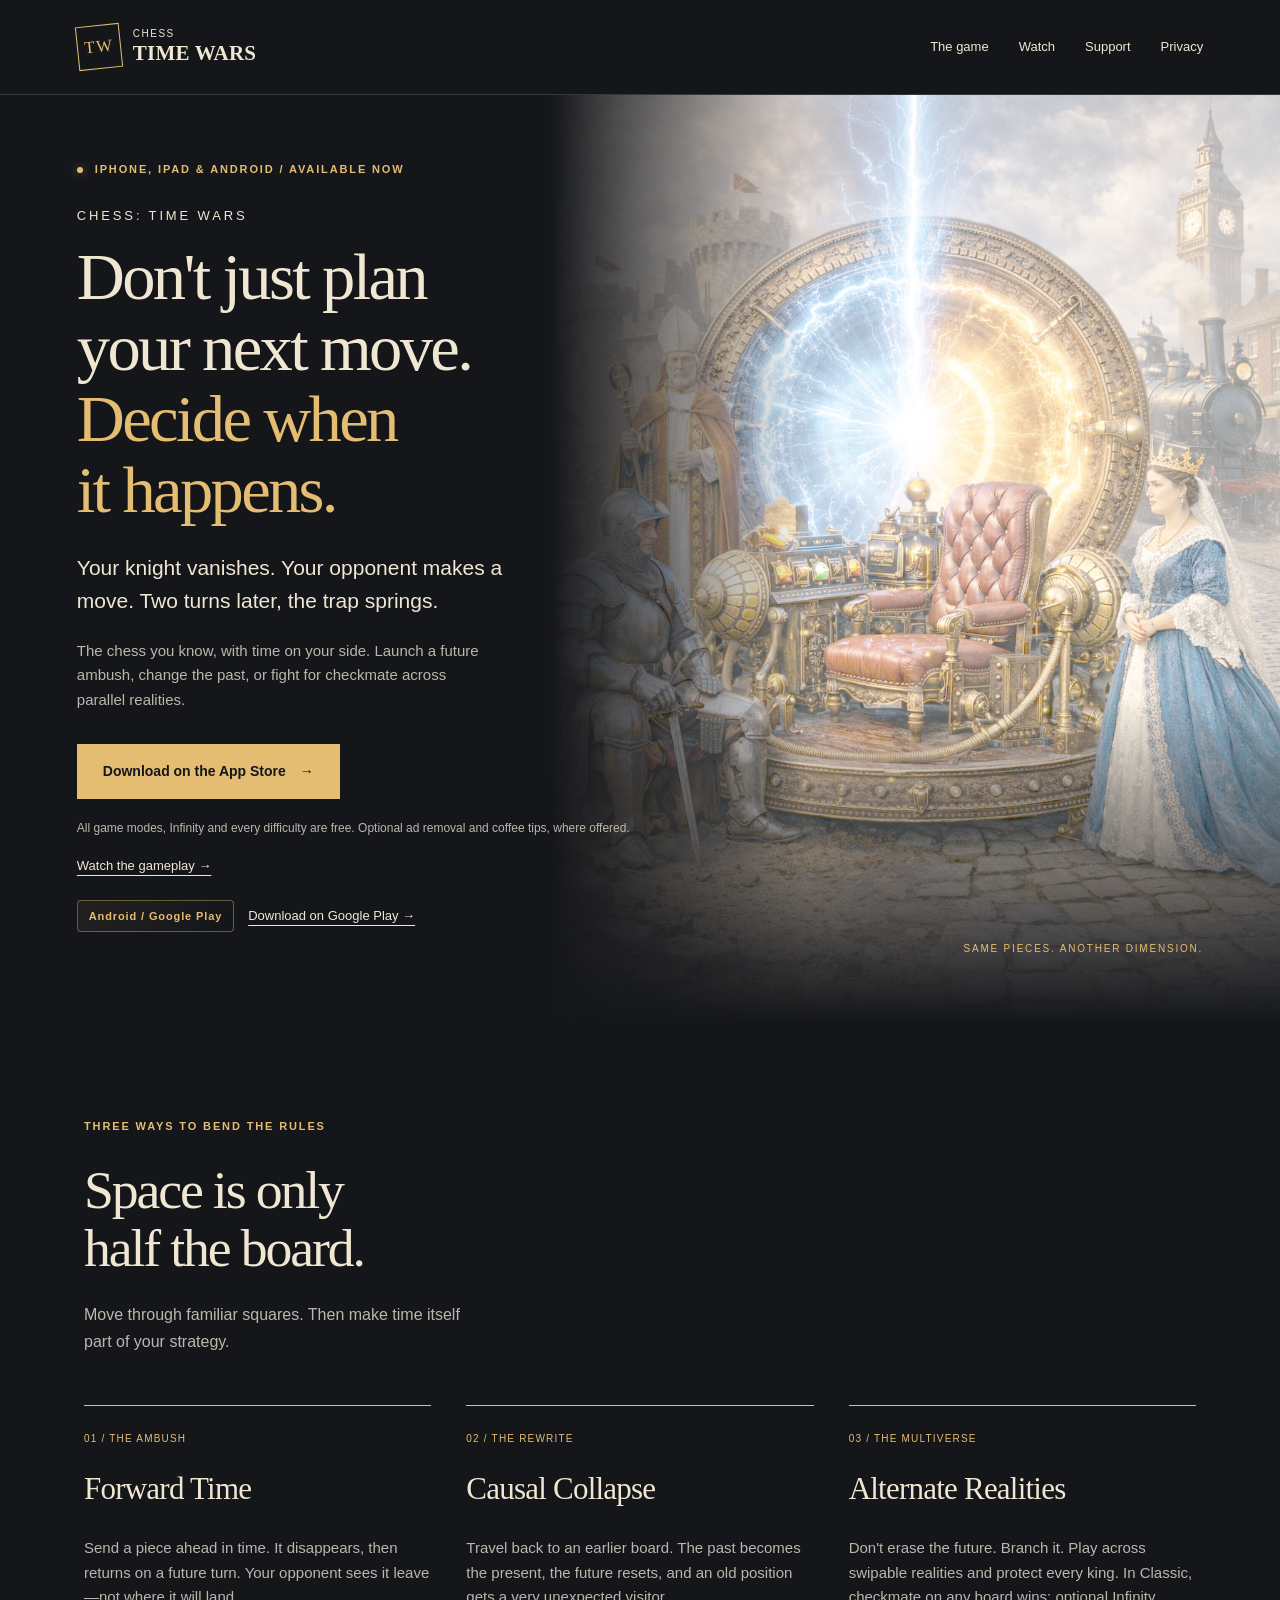
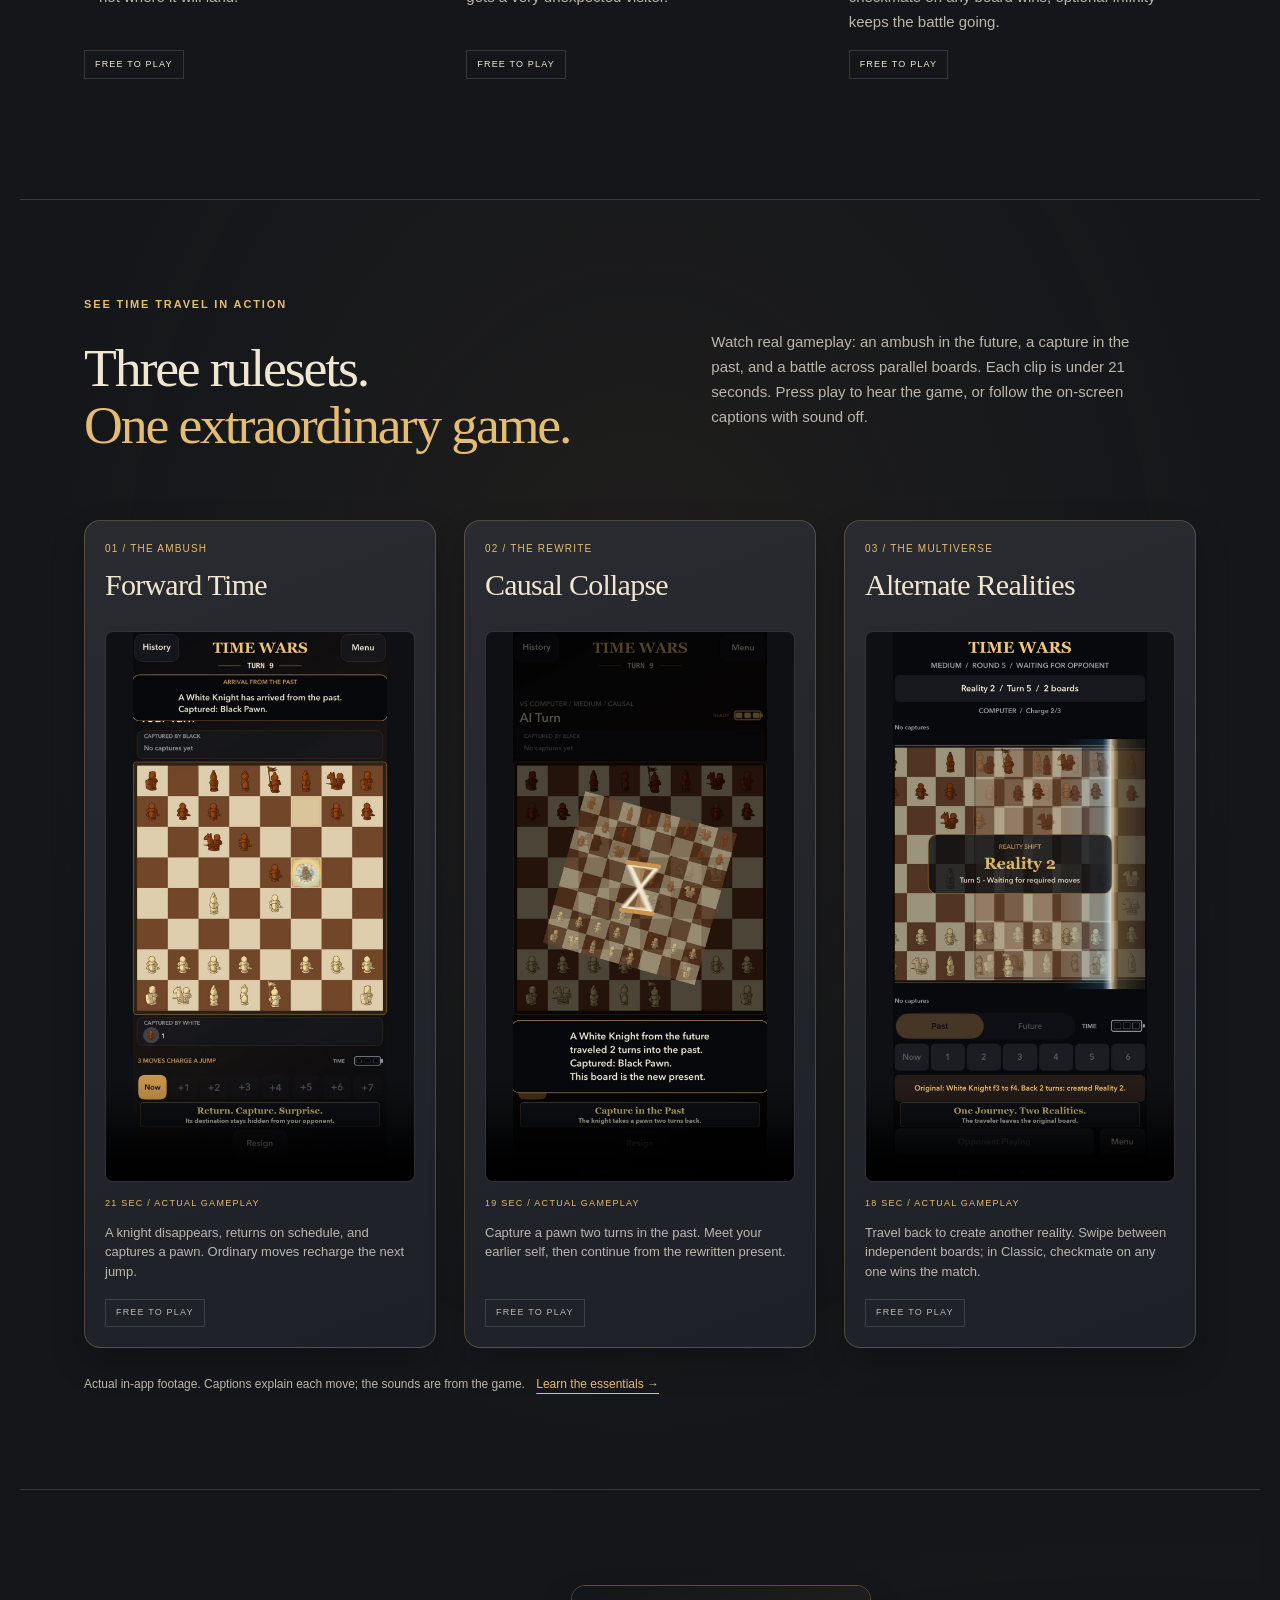
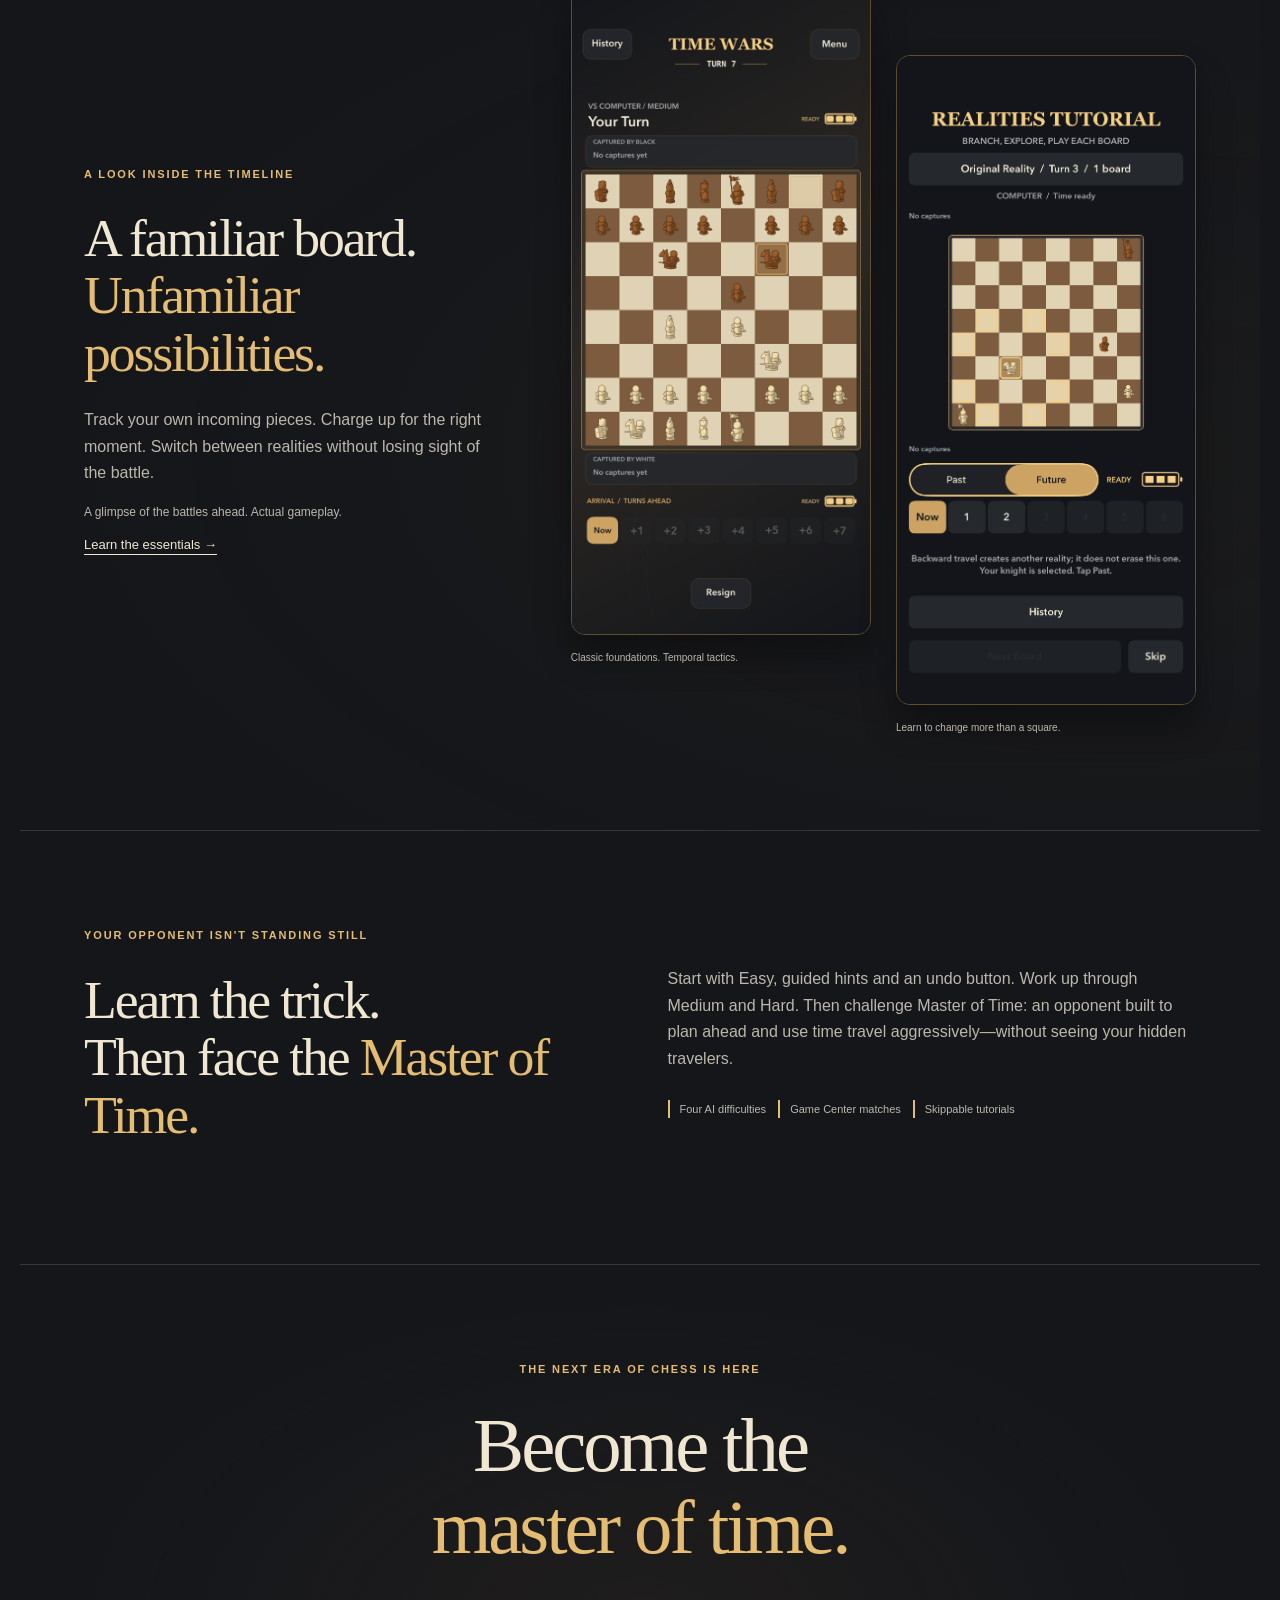
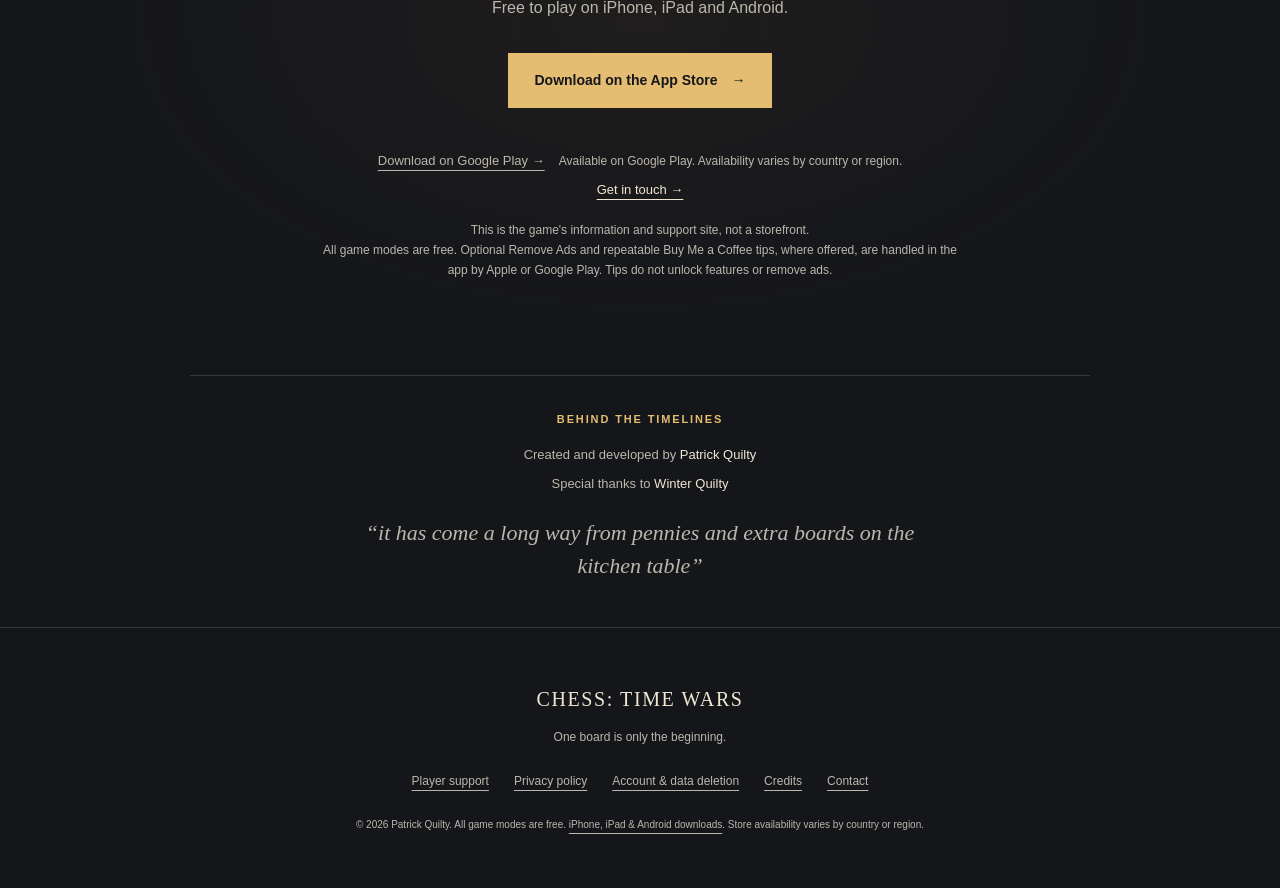
<file: index.html>
<!doctype html>
<html lang="en"><head><meta charset="utf-8"><meta name="viewport" content="width=device-width,initial-scale=1"><meta name="theme-color" content="#14161a"><title>Chess: Time Wars | All Game Modes Free</title><meta name="description" content="Free time-travel chess for iPhone, iPad and Android. All rulesets, Infinity and difficulties included. Optional ad removal and coffee tips."><link rel="canonical" href="https://chesstimewars.github.io/"><meta property="og:title" content="Chess: Time Wars | All Game Modes Free"><meta property="og:description" content="Free time-travel chess for iPhone, iPad and Android. All rulesets, Infinity and difficulties included. Optional ad removal and coffee tips."><meta property="og:type" content="website"><meta property="og:image" content="https://chesstimewars.github.io/assets/time-machine.png"><link rel="icon" href="assets/icon.png?v=20261103-free-game"><link rel="stylesheet" href="styles.css?v=20261015-launch"></head><body><a class="skip" href="#main">Skip to content</a><header class="site-header"><a class="wordmark" href="./" aria-label="Chess: Time Wars home"><span class="crest" aria-hidden="true">TW</span><span>CHESS <b>TIME WARS</b></span></a><nav aria-label="Main navigation"><a href="./#realities">The game</a><a href="./#gameplay-videos">Watch</a><a href="support.html">Support</a><a href="privacy.html">Privacy</a></nav></header><main id="main">
<section class="hero"><div class="hero-art"><img src="assets/time-machine.png" alt="A knight, bishop and queen from different eras gathered around a glowing time machine" width="1024" height="1536" fetchpriority="high"></div><div class="hero-copy"><p class="eyebrow"><span class="signal"></span> IPHONE, IPAD &amp; ANDROID / AVAILABLE NOW</p><p class="game-name">CHESS: TIME WARS</p><h1>Don't just plan<br>your next move.<br><em>Decide when<br>it happens.</em></h1><p class="lede">Your knight vanishes. Your opponent makes a move. Two turns later, the trap springs.</p><p class="hero-description">The chess you know, with time on your side. Launch a future ambush, change the past, or fight for checkmate across parallel realities.</p><a class="button app-store-link" href="https://apps.apple.com/app/chess-time-wars/id6818296008">Download on the App Store <span aria-hidden="true">&rarr;</span></a><p class="download-note">All game modes, Infinity and every difficulty are free. Optional ad removal and coffee tips, where offered.</p><a class="text-link" href="#gameplay-videos">Watch the gameplay &rarr;</a><p class="platform-note"><span class="platform-badge">Android / Google Play</span> <a class="text-link google-play-link" href="https://play.google.com/store/apps/details?id=com.chesstimewars.android">Download on Google Play &rarr;</a></p></div><span class="hero-note">SAME PIECES. ANOTHER DIMENSION.</span></section>
<section id="realities" class="section"><div class="section-heading"><p class="eyebrow">THREE WAYS TO BEND THE RULES</p><h2>Space is only<br>half the board.</h2><p>Move through familiar squares. Then make time itself part of your strategy.</p></div><div class="modes"><article><span class="mode-index">01 / THE AMBUSH</span><h3>Forward Time</h3><p>Send a piece ahead in time. It disappears, then returns on a future turn. Your opponent sees it leave&mdash;not where it will land.</p><span class="mode-tag">FREE TO PLAY</span></article><article><span class="mode-index">02 / THE REWRITE</span><h3>Causal Collapse</h3><p>Travel back to an earlier board. The past becomes the present, the future resets, and an old position gets a very unexpected visitor.</p><span class="mode-tag">FREE TO PLAY</span></article><article><span class="mode-index">03 / THE MULTIVERSE</span><h3>Alternate Realities</h3><p>Don't erase the future. Branch it. Play across swipable realities and protect every king. In Classic, checkmate on any board wins; optional Infinity keeps the battle going.</p><span class="mode-tag">FREE TO PLAY</span></article></div></section>
<section id="gameplay-videos" class="video-showcase section" aria-labelledby="videos-title">
<div class="video-heading"><div><p class="eyebrow">SEE TIME TRAVEL IN ACTION</p><h2 id="videos-title">Three rulesets.<br><em>One extraordinary game.</em></h2></div><p>Watch real gameplay: an ambush in the future, a capture in the past, and a battle across parallel boards. Each clip is under 21 seconds. Press play to hear the game, or follow the on-screen captions with sound off.</p></div>
<div class="video-grid">
<figure class="video-card" id="forward-time-video"><div class="video-card-heading"><span class="mode-index">01 / THE AMBUSH</span><h3 id="forward-video-title">Forward Time</h3></div><video controls playsinline preload="none" width="1080" height="1920" poster="assets/videos/forward-time-poster.jpg" aria-labelledby="forward-video-title" aria-describedby="forward-video-description"><source src="assets/videos/forward-time.mp4" type="video/mp4"><track kind="captions" src="assets/videos/forward-time.vtt" srclang="en" label="English"><p><a href="assets/videos/forward-time.mp4">Watch the Forward Time gameplay video.</a></p></video><figcaption id="forward-video-description"><span class="video-duration">21 SEC / ACTUAL GAMEPLAY</span><p>A knight disappears, returns on schedule, and captures a pawn. Ordinary moves recharge the next jump.</p><span class="mode-tag">FREE TO PLAY</span></figcaption></figure>
<figure class="video-card" id="causal-collapse-video"><div class="video-card-heading"><span class="mode-index">02 / THE REWRITE</span><h3 id="collapse-video-title">Causal Collapse</h3></div><video controls playsinline preload="none" width="1080" height="1920" poster="assets/videos/causal-collapse-poster.jpg" aria-labelledby="collapse-video-title" aria-describedby="collapse-video-description"><source src="assets/videos/causal-collapse.mp4" type="video/mp4"><track kind="captions" src="assets/videos/causal-collapse.vtt" srclang="en" label="English"><p><a href="assets/videos/causal-collapse.mp4">Watch the Causal Collapse gameplay video.</a></p></video><figcaption id="collapse-video-description"><span class="video-duration">19 SEC / ACTUAL GAMEPLAY</span><p>Capture a pawn two turns in the past. Meet your earlier self, then continue from the rewritten present.</p><span class="mode-tag">FREE TO PLAY</span></figcaption></figure>
<figure class="video-card" id="alternate-realities-video"><div class="video-card-heading"><span class="mode-index">03 / THE MULTIVERSE</span><h3 id="realities-video-title">Alternate Realities</h3></div><video controls playsinline preload="none" width="1080" height="1920" poster="assets/videos/alternate-realities-poster.jpg" aria-labelledby="realities-video-title" aria-describedby="realities-video-description"><source src="assets/videos/alternate-realities.mp4" type="video/mp4"><track kind="captions" src="assets/videos/alternate-realities.vtt" srclang="en" label="English"><p><a href="assets/videos/alternate-realities.mp4">Watch the Alternate Realities gameplay video.</a></p></video><figcaption id="realities-video-description"><span class="video-duration">18 SEC / ACTUAL GAMEPLAY</span><p>Travel back to create another reality. Swipe between independent boards; in Classic, checkmate on any one wins the match.</p><span class="mode-tag">FREE TO PLAY</span></figcaption></figure>
</div><p class="video-footnote">Actual in-app footage. Captions explain each move; the sounds are from the game. <a href="support.html#how-to-play">Learn the essentials &rarr;</a></p>
</section>
<section class="gameplay section"><div class="gameplay-copy"><p class="eyebrow">A LOOK INSIDE THE TIMELINE</p><h2>A familiar board.<br><em>Unfamiliar possibilities.</em></h2><p>Track your own incoming pieces. Charge up for the right moment. Switch between realities without losing sight of the battle.</p><p class="caption">A glimpse of the battles ahead. Actual gameplay.</p><a class="text-link" href="support.html#how-to-play">Learn the essentials &rarr;</a></div><div class="screens"><figure><a href="assets/gameplay-2026-10-03.png" aria-label="View the full Forward Time gameplay screenshot"><img src="assets/gameplay-2026-10-03.png" alt="A Forward Time battle with captured pieces and time-travel charge controls" loading="lazy" width="1320" height="2868"></a><figcaption>Classic foundations. Temporal tactics.</figcaption></figure><figure><a href="assets/realities.png" aria-label="View the full Alternate Realities tutorial screenshot"><img src="assets/realities.png" alt="The interactive Alternate Realities tutorial, with a historical board and time controls" loading="lazy" width="1206" height="2622"></a><figcaption>Learn to change more than a square.</figcaption></figure></div></section>
<section class="challenge section"><div><p class="eyebrow">YOUR OPPONENT ISN'T STANDING STILL</p><h2>Learn the trick.<br>Then face the <em>Master of Time.</em></h2></div><div class="challenge-body"><p>Start with Easy, guided hints and an undo button. Work up through Medium and Hard. Then challenge Master of Time: an opponent built to plan ahead and use time travel aggressively&mdash;without seeing your hidden travelers.</p><div class="feature-row"><span>Four AI difficulties</span><span>Game Center matches</span><span>Skippable tutorials</span></div></div></section>
<section id="download" class="closing section"><p class="eyebrow">THE NEXT ERA OF CHESS IS HERE</p><h2>Become the<br><em>master of time.</em></h2><p>Free to play on iPhone, iPad and Android.</p><a class="button app-store-link" href="https://apps.apple.com/app/chess-time-wars/id6818296008">Download on the App Store <span aria-hidden="true">&rarr;</span></a><p class="platform-note platform-note-centered"><a class="text-link google-play-link" href="https://play.google.com/store/apps/details?id=com.chesstimewars.android">Download on Google Play &rarr;</a> <span class="platform-detail">Available on Google Play. Availability varies by country or region.</span></p><a class="text-link" href="mailto:supportchesstimewars@gmail.com?subject=Chess%3A%20Time%20Wars%20enquiry">Get in touch &rarr;</a><p class="fineprint">This is the game's information and support site, not a storefront.<br>All game modes are free. Optional Remove Ads and repeatable Buy Me a Coffee tips, where offered, are handled in the app by Apple or Google Play. Tips do not unlock features or remove ads.</p></section><section id="credits" class="credits section" aria-labelledby="credits-title"><h2 id="credits-title">Behind the timelines</h2><p>Created and developed by <strong>Patrick Quilty</strong></p><p>Special thanks to <strong>Winter Quilty</strong></p><blockquote>&ldquo;it has come a long way from pennies and extra boards on the kitchen table&rdquo;</blockquote></section></main><footer><a class="footer-brand" href="./">CHESS: TIME WARS</a><p>One board is only the beginning.</p><div><a href="support.html">Player support</a><a href="privacy.html">Privacy policy</a><a href="account-deletion.html">Account &amp; data deletion</a><a href="./#credits">Credits</a><a href="mailto:supportchesstimewars@gmail.com">Contact</a></div><small>&copy; 2026 Patrick Quilty. All game modes are free. <a href="./#download">iPhone, iPad &amp; Android downloads</a>. Store availability varies by country or region.</small></footer></body></html>
</file>
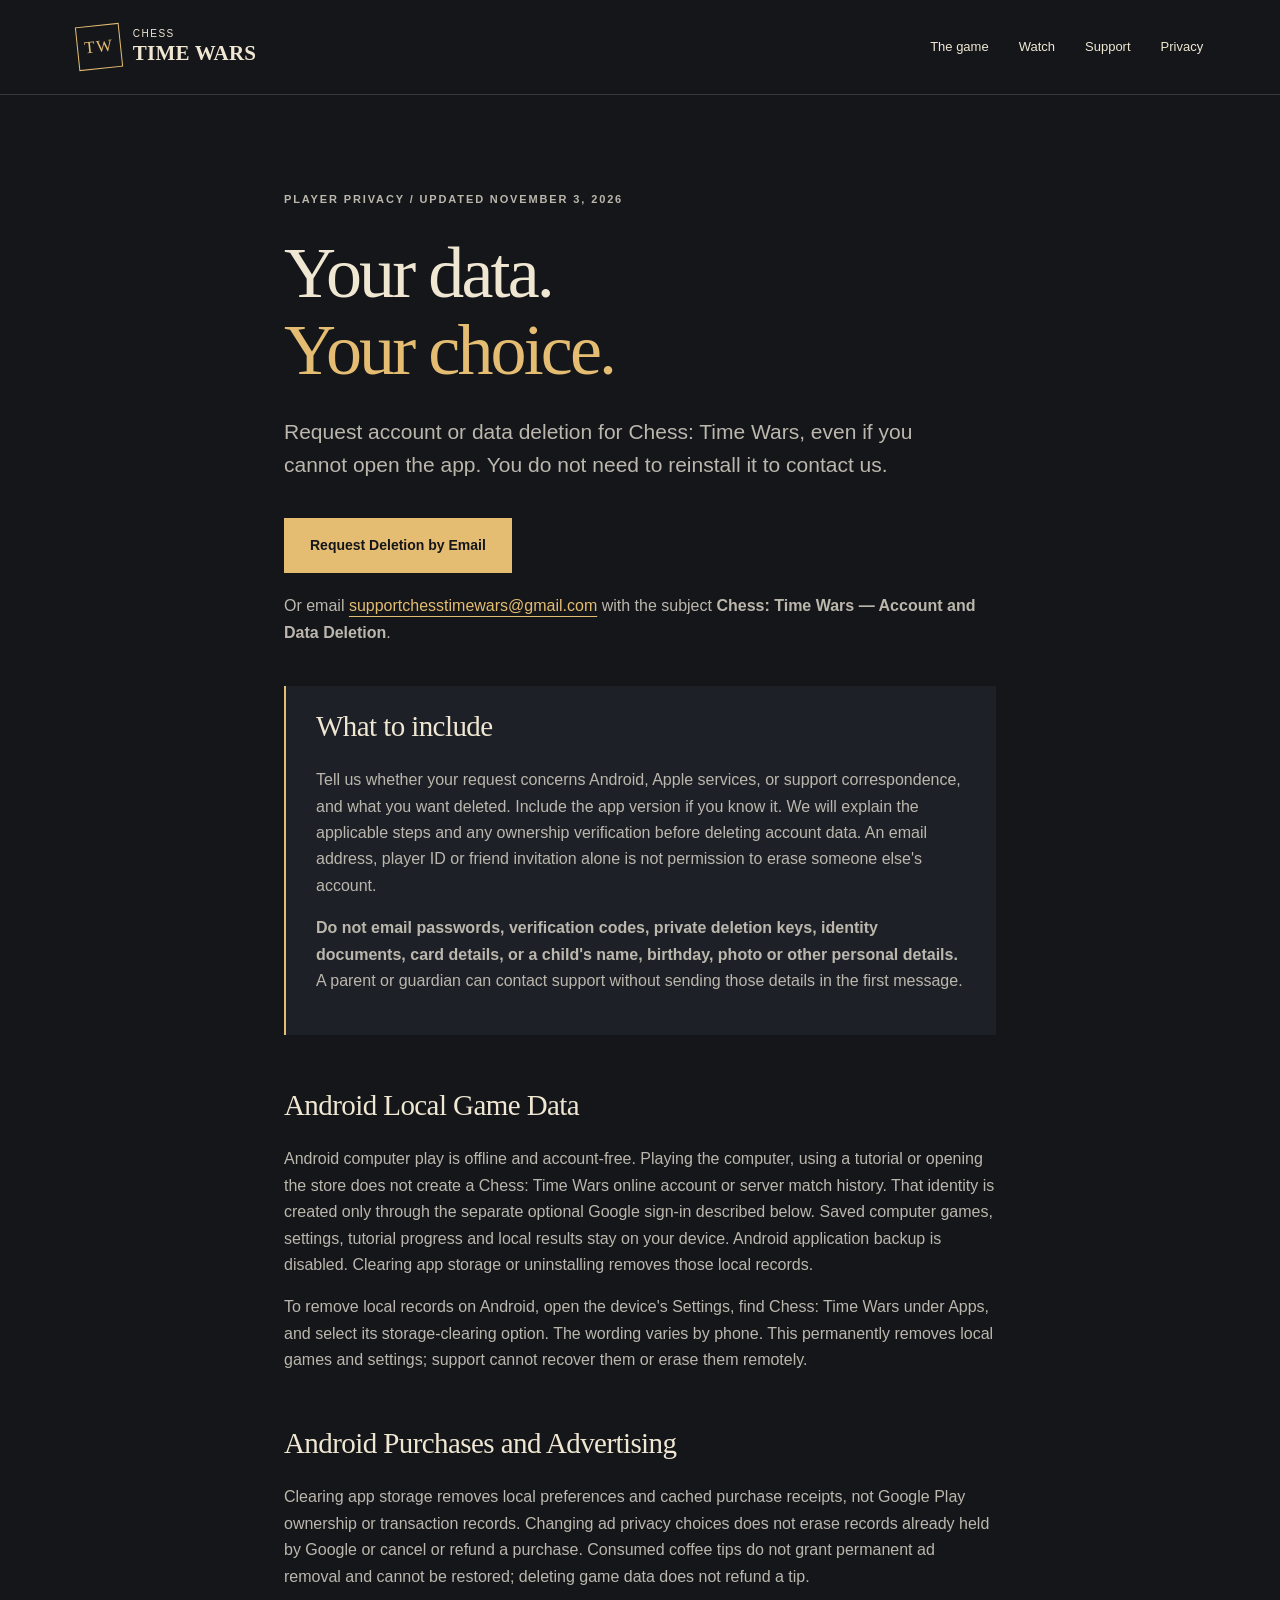
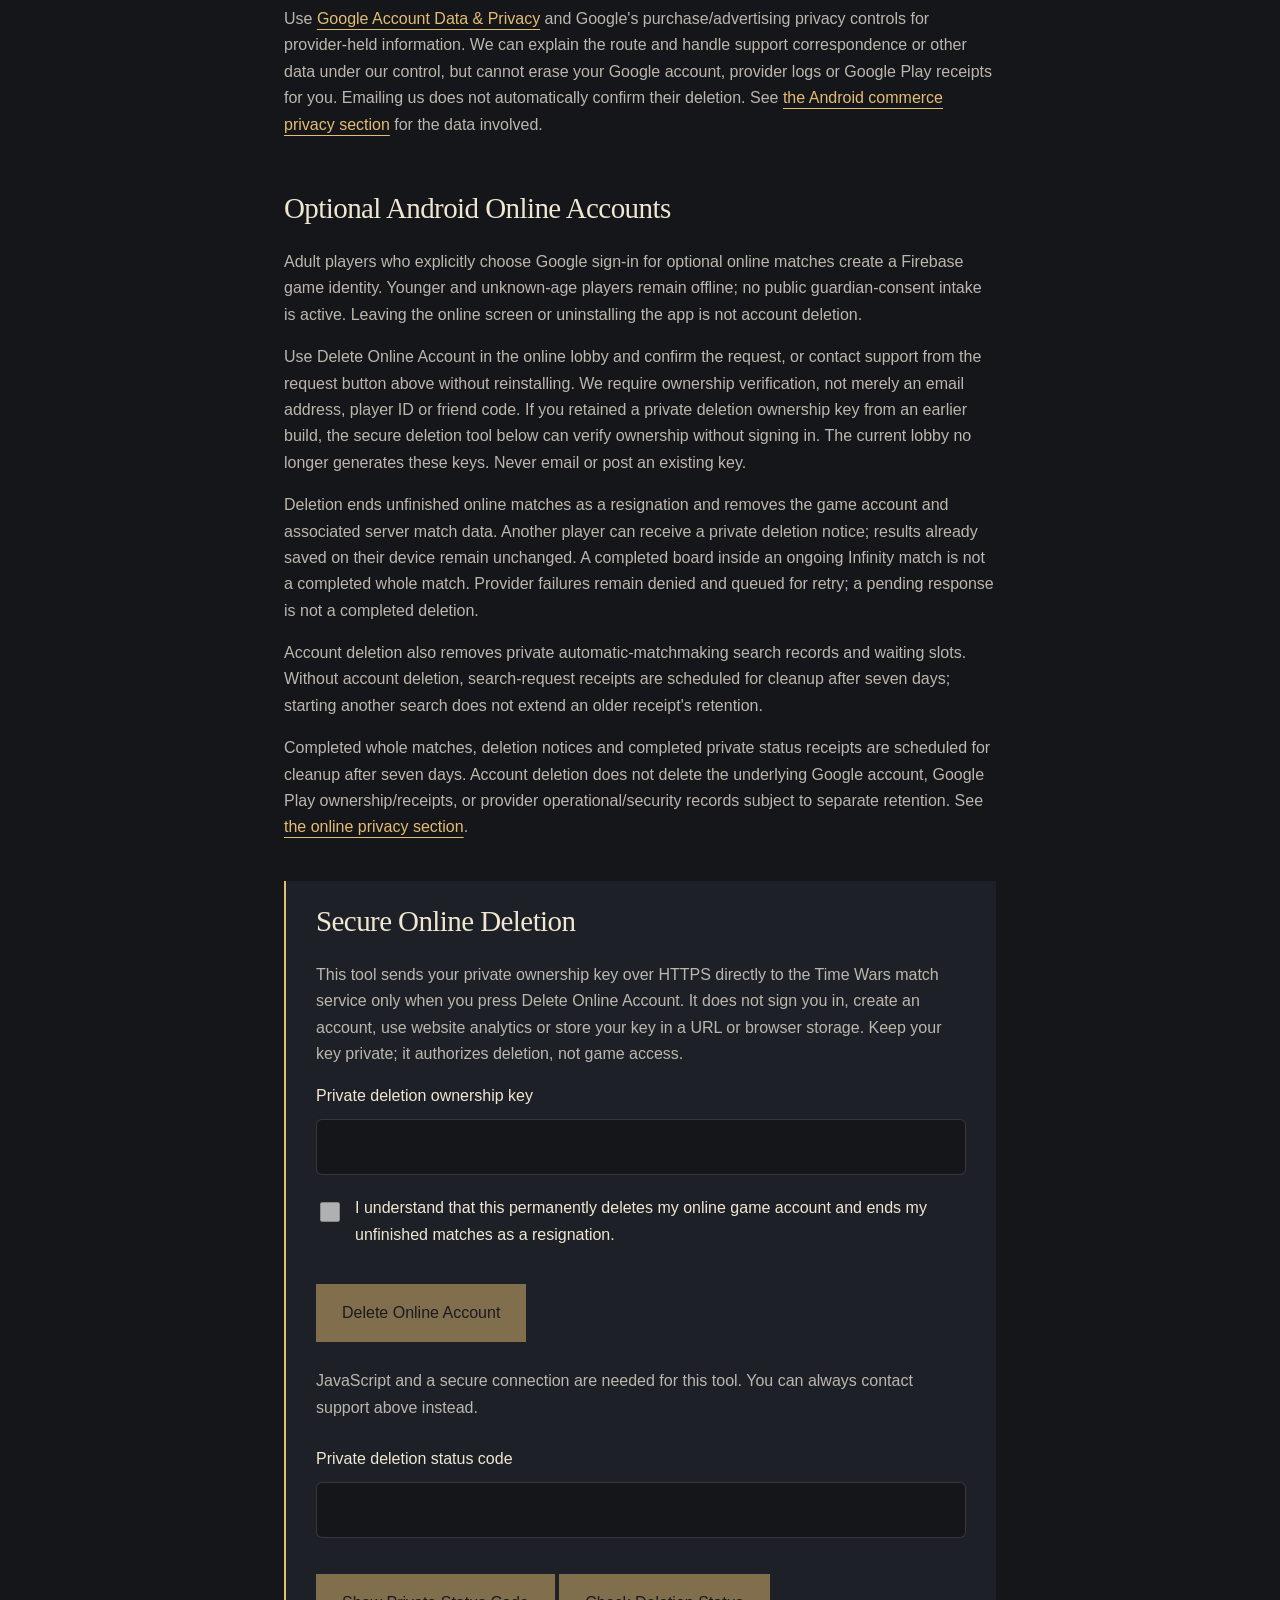
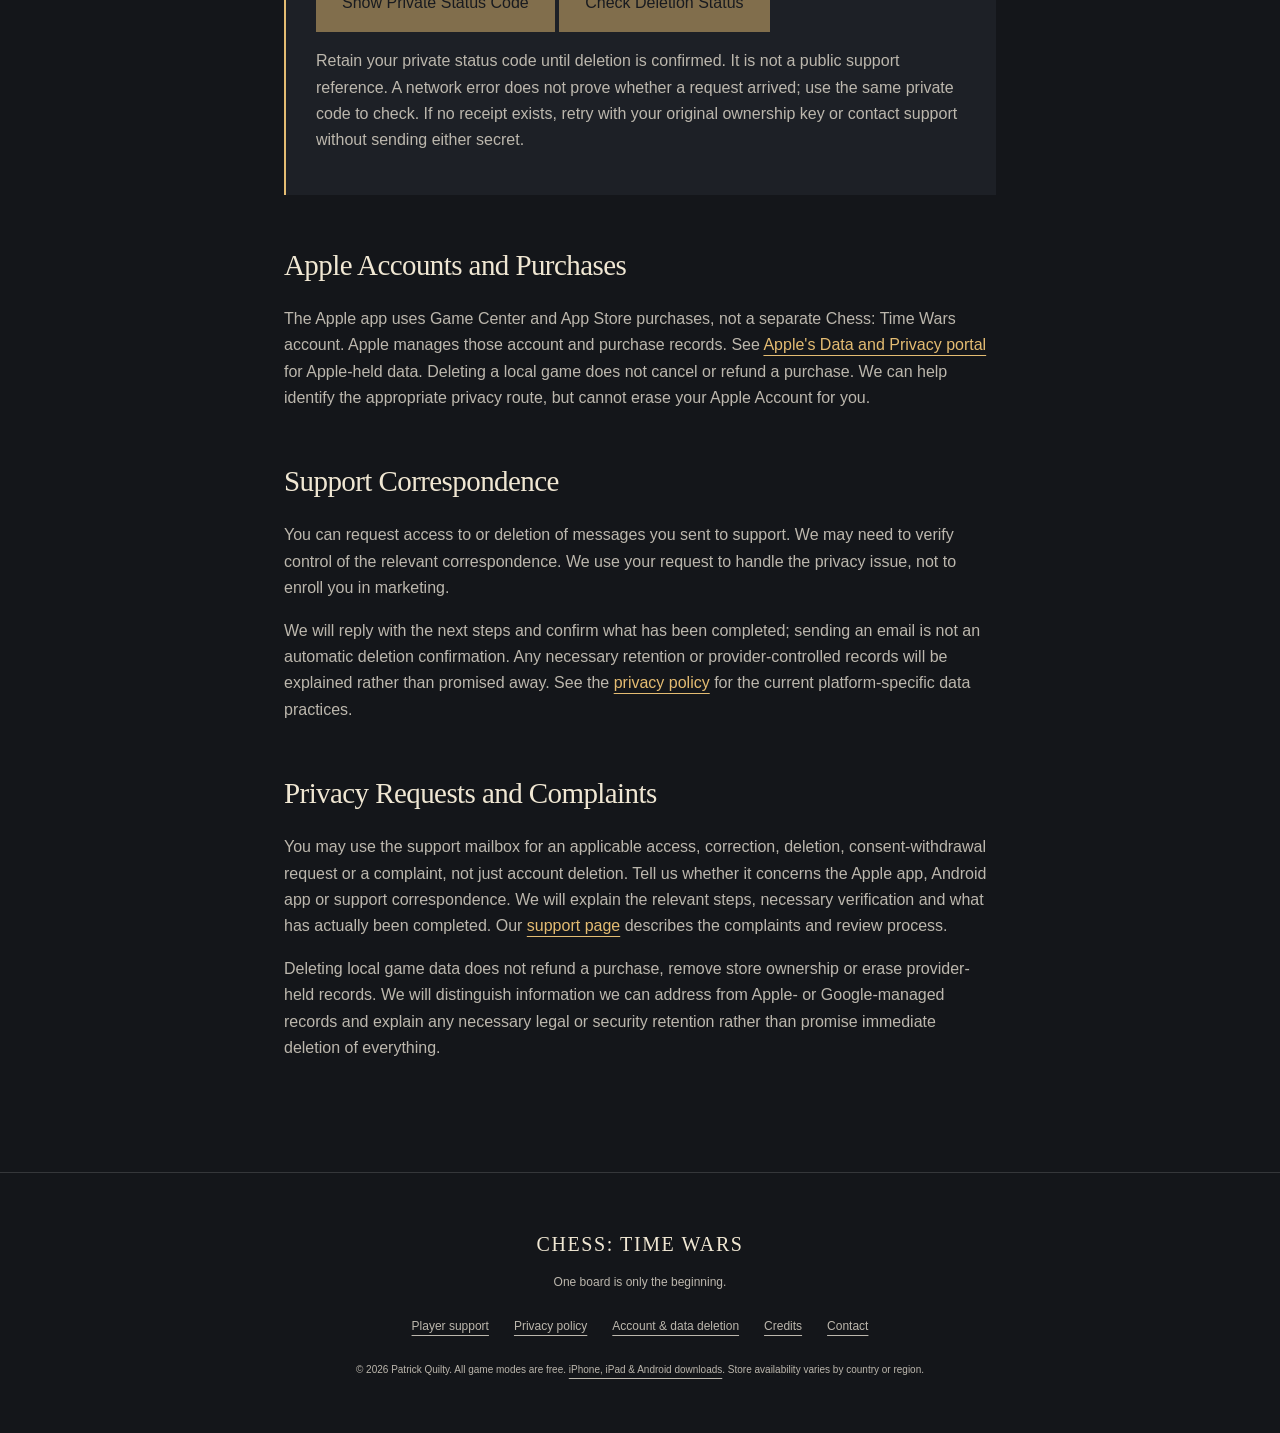
<file: account-deletion.html>
<!doctype html>
<html lang="en"><head><meta charset="utf-8"><meta name="viewport" content="width=device-width,initial-scale=1"><meta name="theme-color" content="#14161a"><title>Account &amp; Data Deletion | Chess: Time Wars</title><meta name="description" content="Request account or support-data deletion for Chess: Time Wars without reinstalling the app. Offline Android play is account-free; optional online accounts have separate deletion controls."><link rel="canonical" href="https://chesstimewars.github.io/account-deletion.html"><meta property="og:title" content="Account &amp; Data Deletion | Chess: Time Wars"><meta property="og:description" content="Deletion requests and privacy help for Chess: Time Wars."><meta property="og:type" content="website"><meta property="og:image" content="https://chesstimewars.github.io/assets/time-machine.png"><link rel="icon" href="assets/icon.png?v=20261103-free-game"><link rel="stylesheet" href="styles.css?v=20261016-online"></head><body><a class="skip" href="#main">Skip to content</a><header class="site-header"><a class="wordmark" href="./" aria-label="Chess: Time Wars home"><span class="crest" aria-hidden="true">TW</span><span>CHESS <b>TIME WARS</b></span></a><nav aria-label="Main navigation"><a href="./#realities">The game</a><a href="./#gameplay-videos">Watch</a><a href="support.html">Support</a><a href="privacy.html">Privacy</a></nav></header><main id="main"><article class="document section">
<p class="eyebrow">PLAYER PRIVACY / UPDATED NOVEMBER 3, 2026</p>
<h1>Your data.<br><em>Your choice.</em></h1>
<p class="lede">Request account or data deletion for Chess: Time Wars, even if you cannot open the app. You do not need to reinstall it to contact us.</p>
<a class="button deletion-request" href="mailto:supportchesstimewars@gmail.com?subject=Chess%3A%20Time%20Wars%20-%20Account%20and%20Data%20Deletion&amp;body=I%20would%20like%20to%20request%20account%20or%20data%20deletion%20for%20Chess%3A%20Time%20Wars.%0A%0APlatform%20%28Android%20/%20Apple%20/%20support%20email%29%3A%0AApp%20version%2C%20if%20known%3A%0AWhat%20I%20want%20deleted%3A%0A%0APlease%20explain%20any%20ownership-verification%20steps.%20I%20have%20not%20included%20passwords%2C%20verification%20codes%2C%20deletion%20keys%2C%20identity%20documents%2C%20or%20child%20personal%20details.">Request Deletion by Email</a>
<p>Or email <a href="mailto:supportchesstimewars@gmail.com">supportchesstimewars@gmail.com</a> with the subject <strong>Chess: Time Wars &mdash; Account and Data Deletion</strong>.</p>
<div class="help-note"><h2>What to include</h2><p>Tell us whether your request concerns Android, Apple services, or support correspondence, and what you want deleted. Include the app version if you know it. We will explain the applicable steps and any ownership verification before deleting account data. An email address, player ID or friend invitation alone is not permission to erase someone else's account.</p><p><strong>Do not email passwords, verification codes, private deletion keys, identity documents, card details, or a child's name, birthday, photo or other personal details.</strong> A parent or guardian can contact support without sending those details in the first message.</p></div>
<h2>Android Local Game Data</h2>
<p>Android computer play is offline and account-free. Playing the computer, using a tutorial or opening the store does not create a Chess: Time Wars online account or server match history. That identity is created only through the separate optional Google sign-in described below. Saved computer games, settings, tutorial progress and local results stay on your device. Android application backup is disabled. Clearing app storage or uninstalling removes those local records.</p>
<p>To remove local records on Android, open the device's Settings, find Chess: Time Wars under Apps, and select its storage-clearing option. The wording varies by phone. This permanently removes local games and settings; support cannot recover them or erase them remotely.</p>
<h2>Android Purchases and Advertising</h2>
<p>Clearing app storage removes local preferences and cached purchase receipts, not Google Play ownership or transaction records. Changing ad privacy choices does not erase records already held by Google or cancel or refund a purchase. Consumed coffee tips do not grant permanent ad removal and cannot be restored; deleting game data does not refund a tip.</p>
<p>Use <a href="https://myaccount.google.com/data-and-privacy">Google Account Data &amp; Privacy</a> and Google's purchase/advertising privacy controls for provider-held information. We can explain the route and handle support correspondence or other data under our control, but cannot erase your Google account, provider logs or Google Play receipts for you. Emailing us does not automatically confirm their deletion. See <a href="privacy.html#android-commerce">the Android commerce privacy section</a> for the data involved.</p>
<h2>Optional Android Online Accounts</h2>
<p>Adult players who explicitly choose Google sign-in for optional online matches create a Firebase game identity. Younger and unknown-age players remain offline; no public guardian-consent intake is active. Leaving the online screen or uninstalling the app is not account deletion.</p>
<p>Use Delete Online Account in the online lobby and confirm the request, or contact support from the request button above without reinstalling. We require ownership verification, not merely an email address, player ID or friend code. If you retained a private deletion ownership key from an earlier build, the secure deletion tool below can verify ownership without signing in. The current lobby no longer generates these keys. Never email or post an existing key.</p>
<p>Deletion ends unfinished online matches as a resignation and removes the game account and associated server match data. Another player can receive a private deletion notice; results already saved on their device remain unchanged. A completed board inside an ongoing Infinity match is not a completed whole match. Provider failures remain denied and queued for retry; a pending response is not a completed deletion.</p>
<p>Account deletion also removes private automatic-matchmaking search records and waiting slots. Without account deletion, search-request receipts are scheduled for cleanup after seven days; starting another search does not extend an older receipt's retention.</p>
<p>Completed whole matches, deletion notices and completed private status receipts are scheduled for cleanup after seven days. Account deletion does not delete the underlying Google account, Google Play ownership/receipts, or provider operational/security records subject to separate retention. See <a href="privacy.html#android-online">the online privacy section</a>.</p>
<section class="help-note" aria-labelledby="secure-deletion-heading" id="secure-deletion">
<h2 id="secure-deletion-heading">Secure Online Deletion</h2>
<p>This tool sends your private ownership key over HTTPS directly to the Time Wars match service only when you press Delete Online Account. It does not sign you in, create an account, use website analytics or store your key in a URL or browser storage. Keep your key private; it authorizes deletion, not game access.</p>
<label for="deletion-key">Private deletion ownership key</label>
<input id="deletion-key" type="password" maxlength="81" autocomplete="off" autocapitalize="off" spellcheck="false" disabled>
<label class="deletion-confirm"><input id="deletion-confirm" type="checkbox" disabled> I understand that this permanently deletes my online game account and ends my unfinished matches as a resignation.</label>
<button id="delete-online" type="button" class="button" disabled>Delete Online Account</button>
<p id="deletion-message" role="status" aria-live="polite">JavaScript and a secure connection are needed for this tool. You can always contact support above instead.</p>
<label for="deletion-status">Private deletion status code</label>
<input id="deletion-status" type="password" maxlength="69" autocomplete="off" autocapitalize="off" spellcheck="false" disabled>
<button id="show-deletion-status" type="button" class="button button-secondary" disabled>Show Private Status Code</button>
<button id="check-deletion" type="button" class="button button-secondary" disabled>Check Deletion Status</button>
<p>Retain your private status code until deletion is confirmed. It is not a public support reference. A network error does not prove whether a request arrived; use the same private code to check. If no receipt exists, retry with your original ownership key or contact support without sending either secret.</p>
</section>
<script type="module" src="external-deletion.js?v=20261016"></script>
<h2>Apple Accounts and Purchases</h2>
<p>The Apple app uses Game Center and App Store purchases, not a separate Chess: Time Wars account. Apple manages those account and purchase records. See <a href="https://privacy.apple.com/">Apple's Data and Privacy portal</a> for Apple-held data. Deleting a local game does not cancel or refund a purchase. We can help identify the appropriate privacy route, but cannot erase your Apple Account for you.</p>
<h2>Support Correspondence</h2>
<p>You can request access to or deletion of messages you sent to support. We may need to verify control of the relevant correspondence. We use your request to handle the privacy issue, not to enroll you in marketing.</p>
<p>We will reply with the next steps and confirm what has been completed; sending an email is not an automatic deletion confirmation. Any necessary retention or provider-controlled records will be explained rather than promised away. See the <a href="privacy.html">privacy policy</a> for the current platform-specific data practices.</p>
<section id="privacy-requests" aria-labelledby="privacy-requests-heading">
<h2 id="privacy-requests-heading">Privacy Requests and Complaints</h2>
<p>You may use the support mailbox for an applicable access, correction, deletion, consent-withdrawal request or a complaint, not just account deletion. Tell us whether it concerns the Apple app, Android app or support correspondence. We will explain the relevant steps, necessary verification and what has actually been completed. Our <a href="https://chesstimewars.github.io/support.html">support page</a> describes the complaints and review process.</p>
<p>Deleting local game data does not refund a purchase, remove store ownership or erase provider-held records. We will distinguish information we can address from Apple- or Google-managed records and explain any necessary legal or security retention rather than promise immediate deletion of everything.</p>
</section>
</article></main><footer><a class="footer-brand" href="./">CHESS: TIME WARS</a><p>One board is only the beginning.</p><div><a href="support.html">Player support</a><a href="privacy.html">Privacy policy</a><a href="account-deletion.html">Account &amp; data deletion</a><a href="./#credits">Credits</a><a href="mailto:supportchesstimewars@gmail.com">Contact</a></div><small>&copy; 2026 Patrick Quilty. All game modes are free. <a href="./#download">iPhone, iPad &amp; Android downloads</a>. Store availability varies by country or region.</small></footer></body></html>
</file>
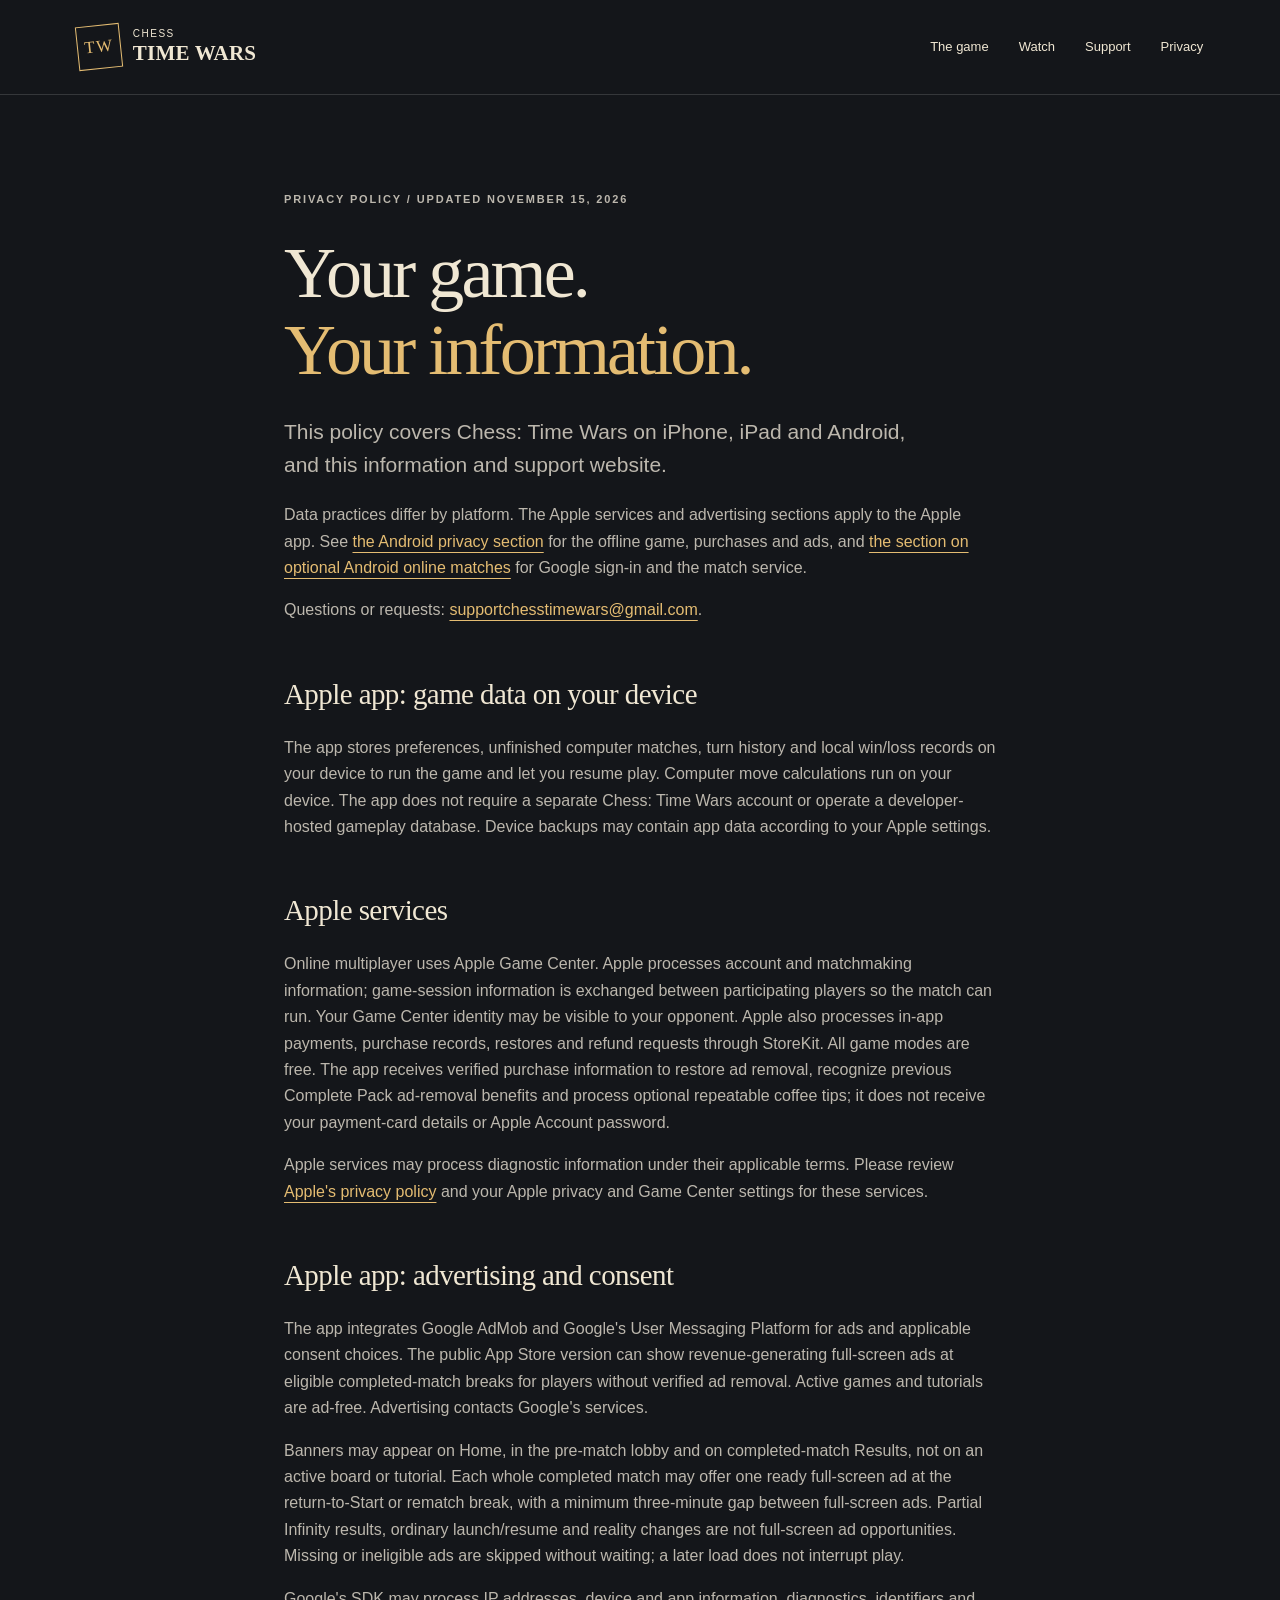
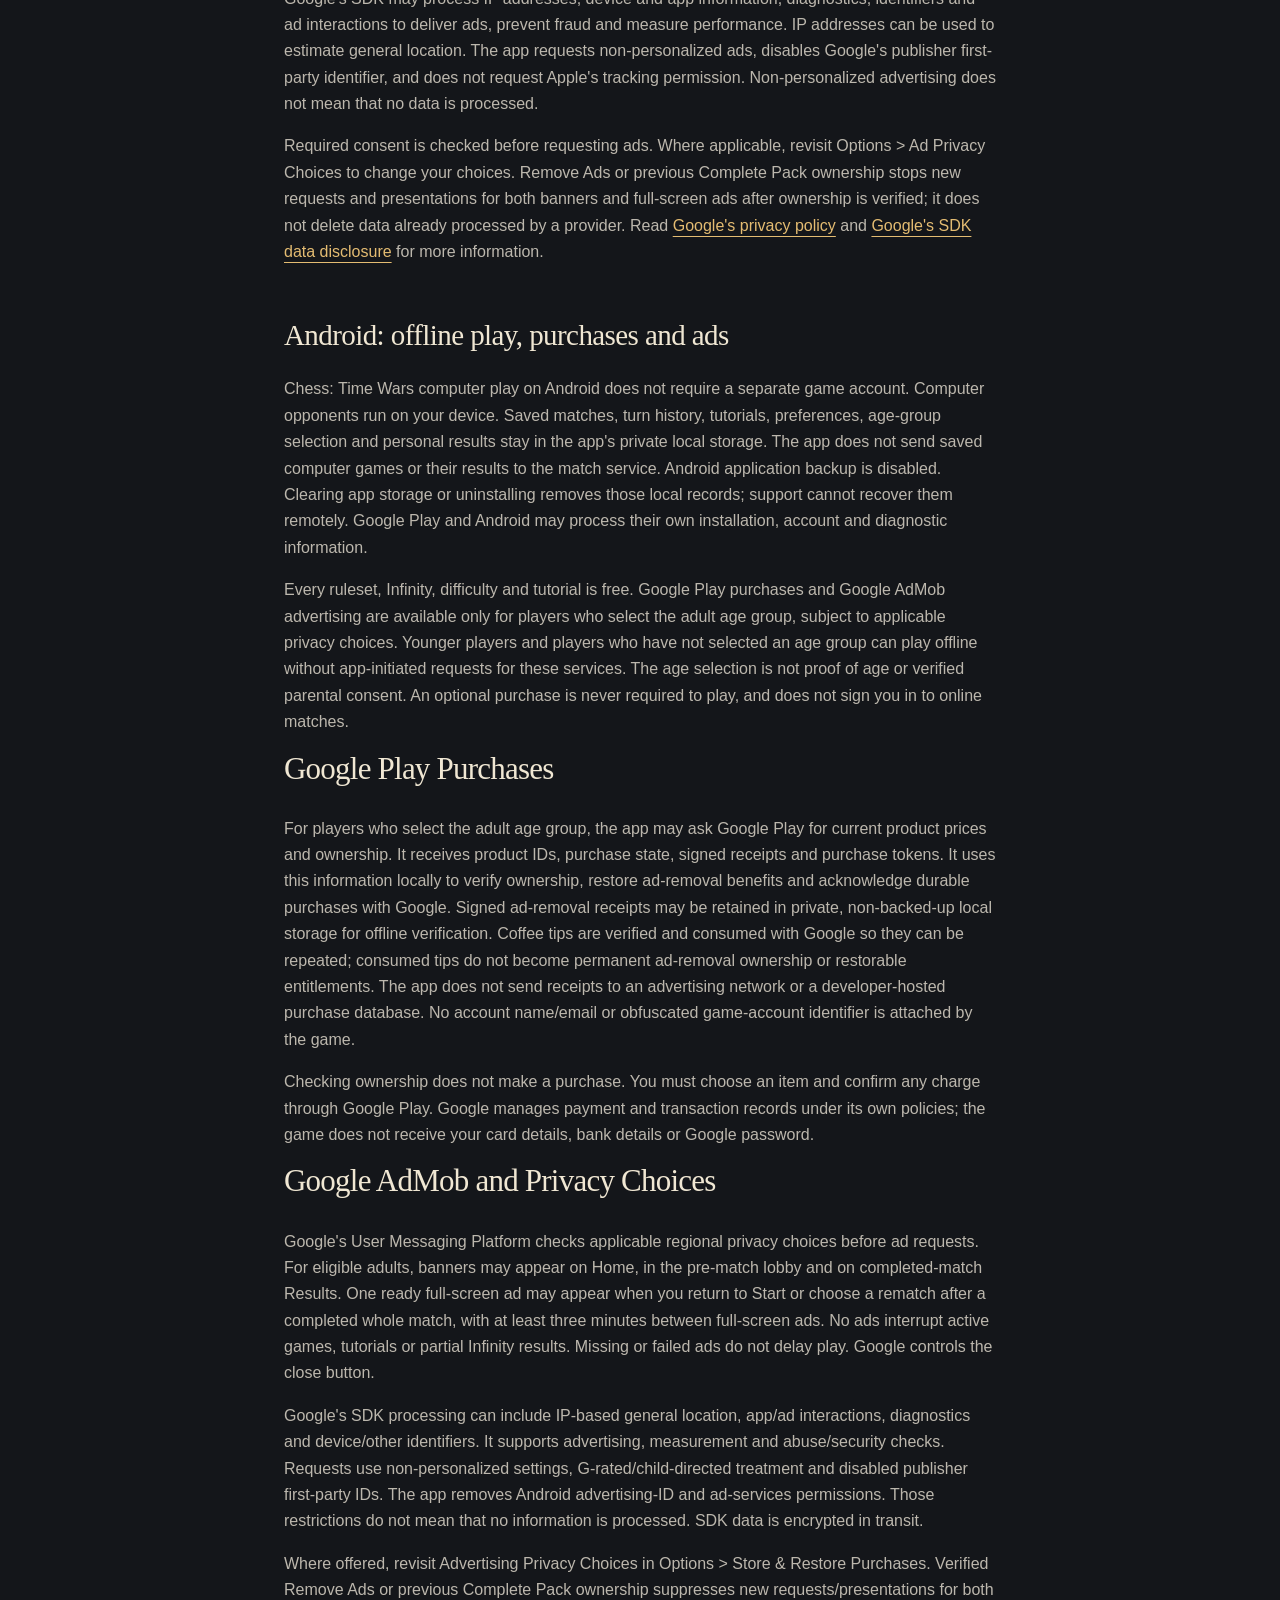
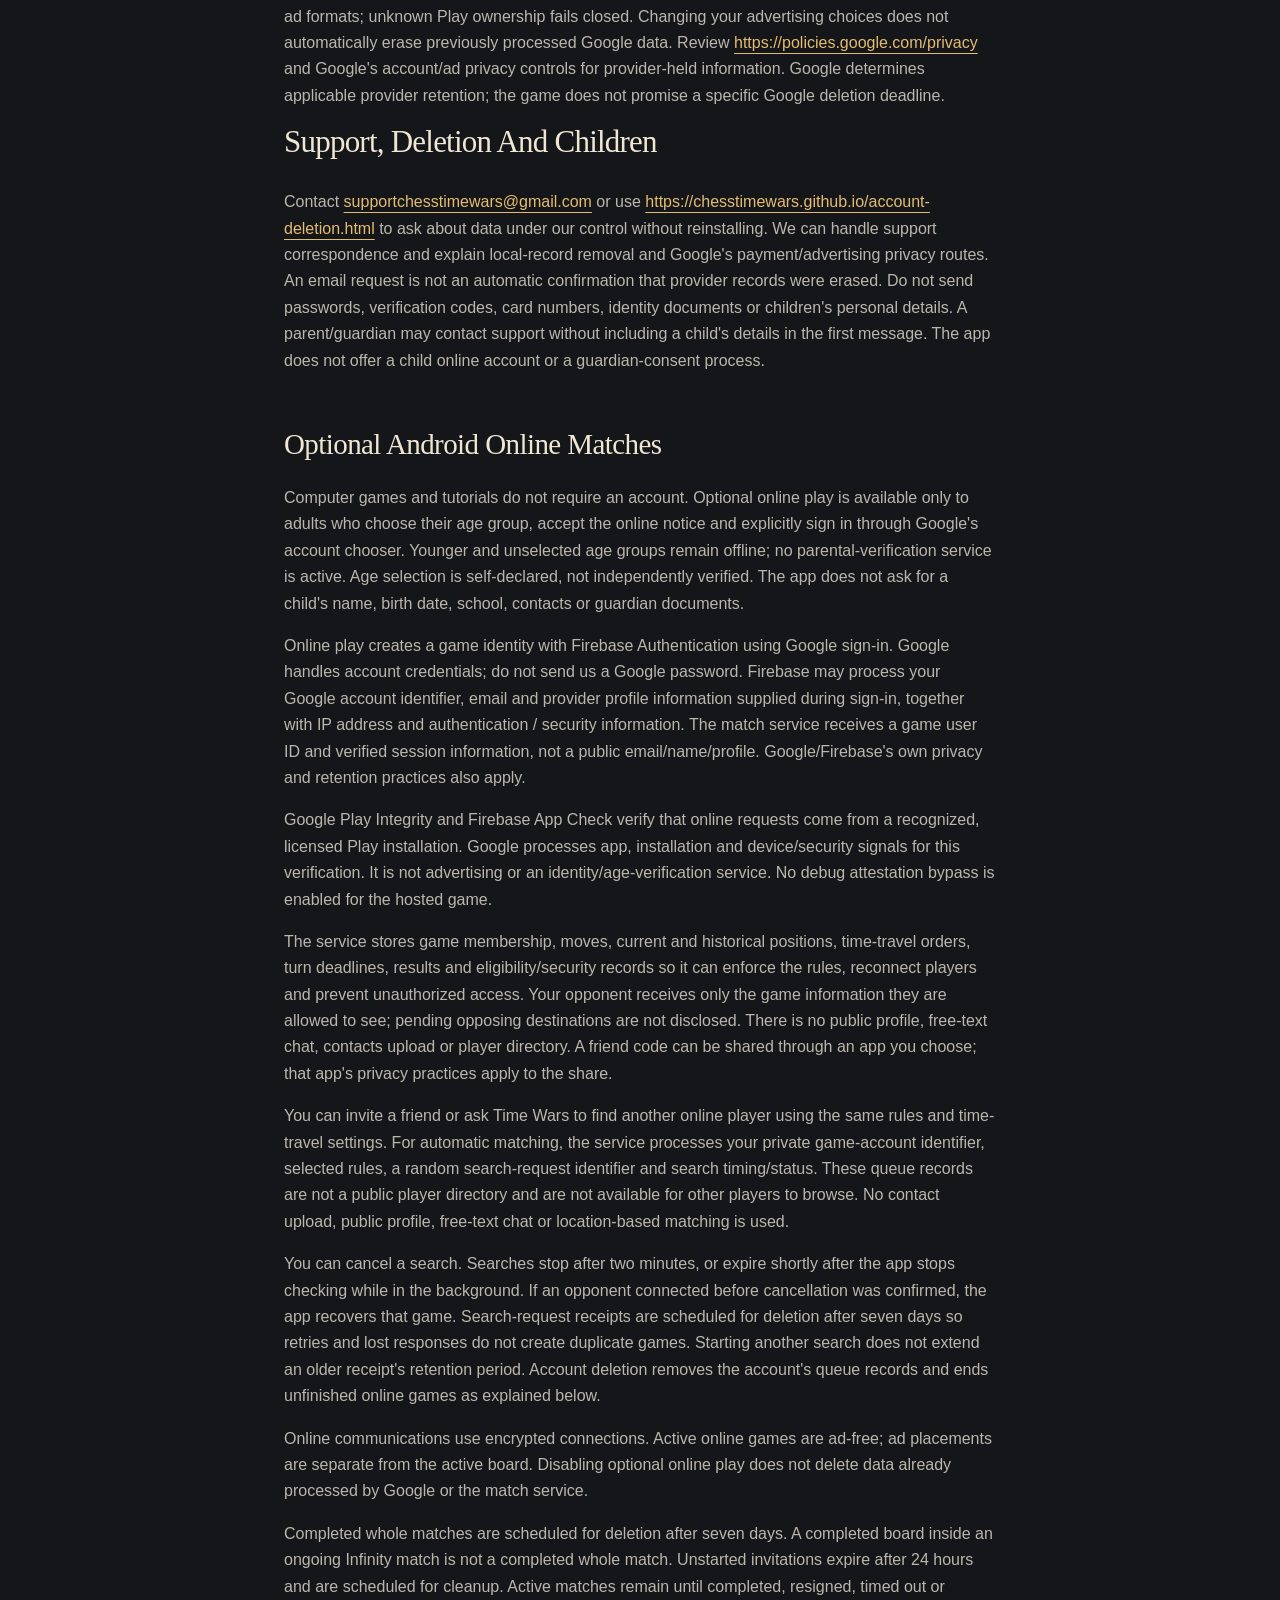
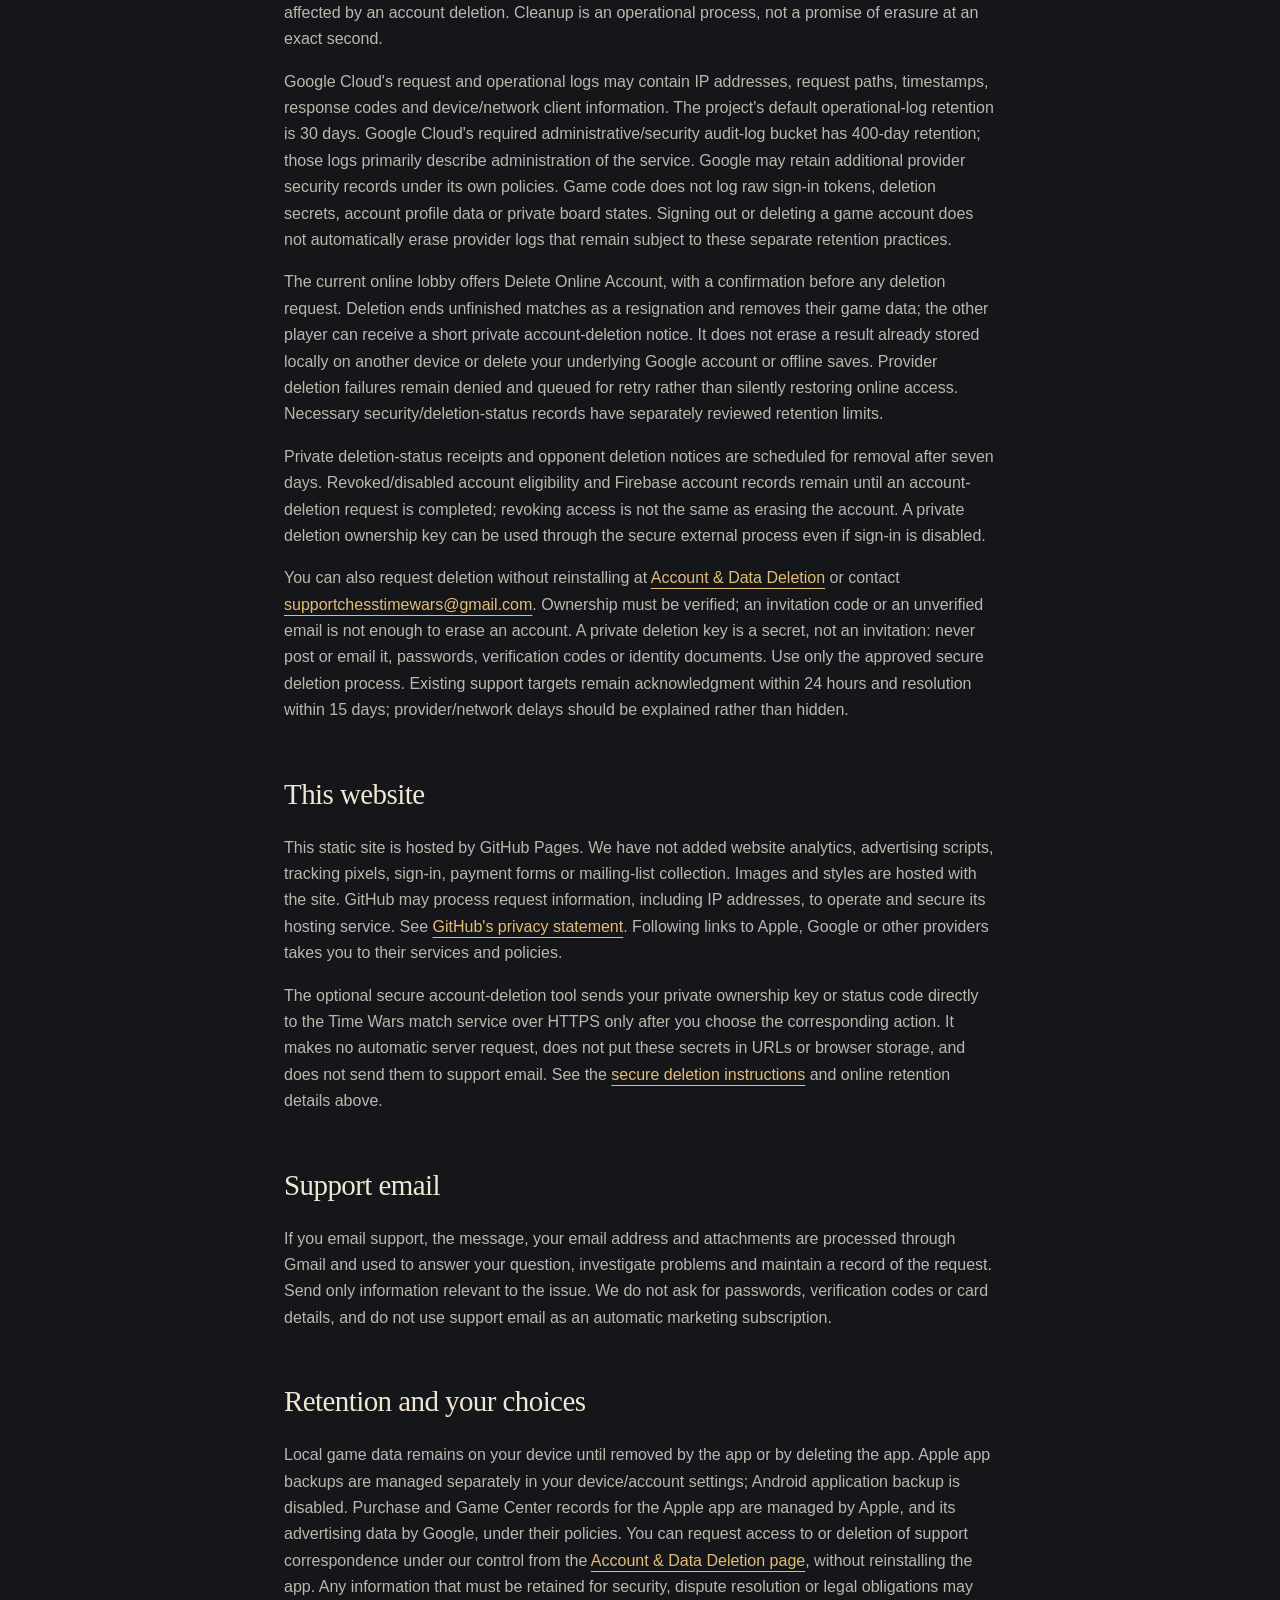
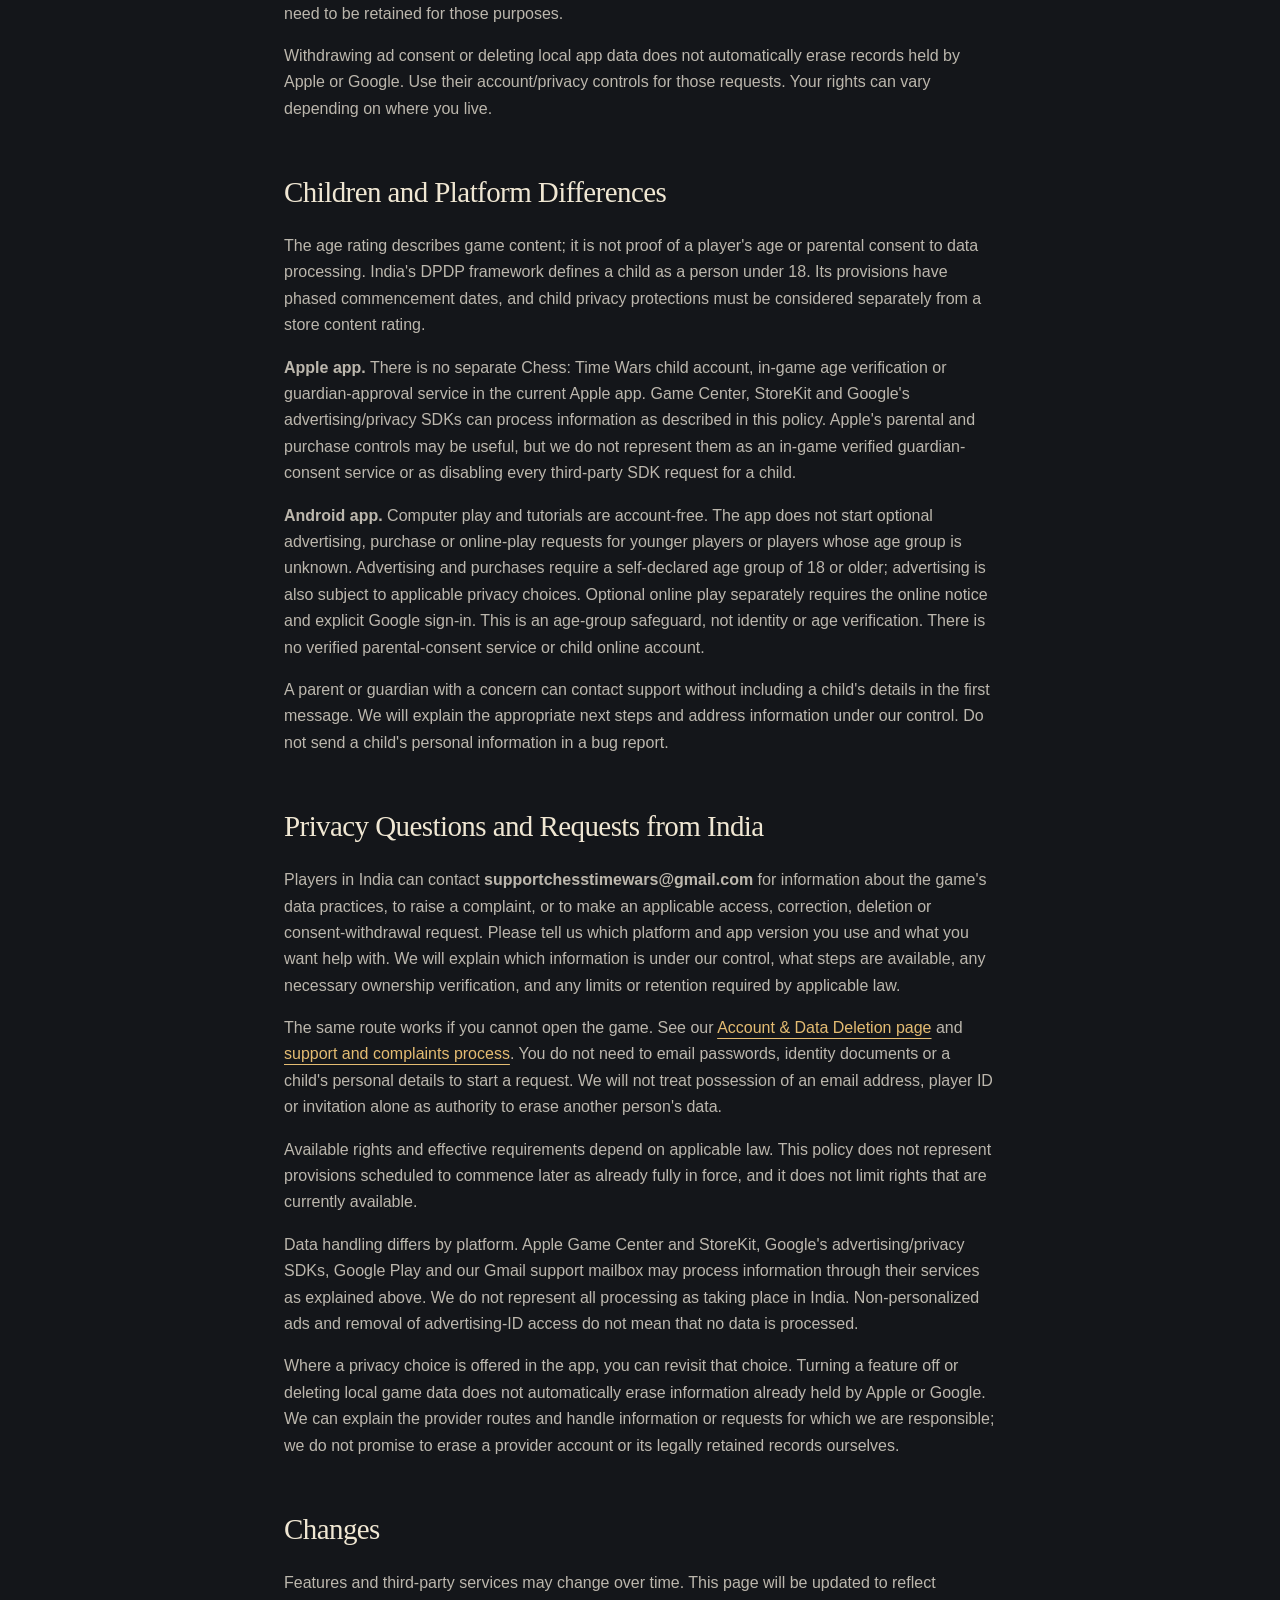
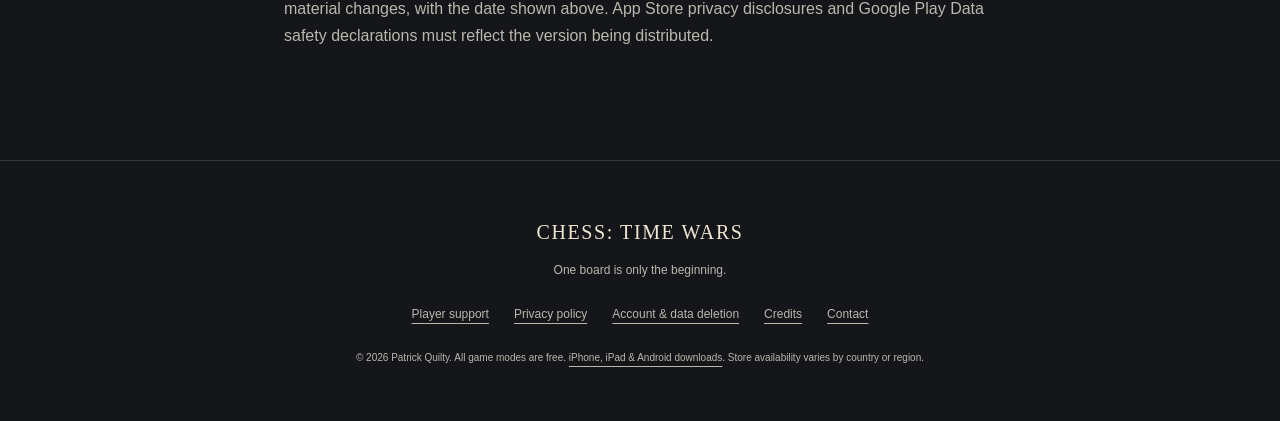
<file: privacy.html>
<!doctype html>
<html lang="en"><head><meta charset="utf-8"><meta name="viewport" content="width=device-width,initial-scale=1"><meta name="theme-color" content="#14161a"><title>Privacy Policy | Chess: Time Wars</title><meta name="description" content="Privacy information for the Chess: Time Wars app and its information/support website."><link rel="canonical" href="https://chesstimewars.github.io/privacy.html"><meta property="og:title" content="Privacy Policy | Chess: Time Wars"><meta property="og:description" content="Privacy information for the Chess: Time Wars app and its information/support website."><meta property="og:type" content="website"><meta property="og:image" content="https://chesstimewars.github.io/assets/time-machine.png"><link rel="icon" href="assets/icon.png?v=20261103-free-game"><link rel="stylesheet" href="styles.css?v=20261015-launch"></head><body><a class="skip" href="#main">Skip to content</a><header class="site-header"><a class="wordmark" href="./" aria-label="Chess: Time Wars home"><span class="crest" aria-hidden="true">TW</span><span>CHESS <b>TIME WARS</b></span></a><nav aria-label="Main navigation"><a href="./#realities">The game</a><a href="./#gameplay-videos">Watch</a><a href="support.html">Support</a><a href="privacy.html">Privacy</a></nav></header><main id="main">
<article class="document section"><p class="eyebrow">PRIVACY POLICY / UPDATED NOVEMBER 15, 2026</p><h1>Your game.<br><em>Your information.</em></h1><p class="lede">This policy covers Chess: Time Wars on iPhone, iPad and Android, and this information and support website.</p><p>Data practices differ by platform. The Apple services and advertising sections apply to the Apple app. See <a href="#android">the Android privacy section</a> for the offline game, purchases and ads, and <a href="#android-online">the section on optional Android online matches</a> for Google sign-in and the match service.</p><p>Questions or requests: <a href="mailto:supportchesstimewars@gmail.com">supportchesstimewars@gmail.com</a>.</p>
<h2>Apple app: game data on your device</h2><p>The app stores preferences, unfinished computer matches, turn history and local win/loss records on your device to run the game and let you resume play. Computer move calculations run on your device. The app does not require a separate Chess: Time Wars account or operate a developer-hosted gameplay database. Device backups may contain app data according to your Apple settings.</p>
<h2>Apple services</h2><p>Online multiplayer uses Apple Game Center. Apple processes account and matchmaking information; game-session information is exchanged between participating players so the match can run. Your Game Center identity may be visible to your opponent. Apple also processes in-app payments, purchase records, restores and refund requests through StoreKit. All game modes are free. The app receives verified purchase information to restore ad removal, recognize previous Complete Pack ad-removal benefits and process optional repeatable coffee tips; it does not receive your payment-card details or Apple Account password.</p><p>Apple services may process diagnostic information under their applicable terms. Please review <a href="https://www.apple.com/legal/privacy/">Apple's privacy policy</a> and your Apple privacy and Game Center settings for these services.</p>
<h2>Apple app: advertising and consent</h2><p>The app integrates Google AdMob and Google's User Messaging Platform for ads and applicable consent choices. The public App Store version can show revenue-generating full-screen ads at eligible completed-match breaks for players without verified ad removal. Active games and tutorials are ad-free. Advertising contacts Google's services.</p><p>Banners may appear on Home, in the pre-match lobby and on completed-match Results, not on an active board or tutorial. Each whole completed match may offer one ready full-screen ad at the return-to-Start or rematch break, with a minimum three-minute gap between full-screen ads. Partial Infinity results, ordinary launch/resume and reality changes are not full-screen ad opportunities. Missing or ineligible ads are skipped without waiting; a later load does not interrupt play.</p><p>Google's SDK may process IP addresses, device and app information, diagnostics, identifiers and ad interactions to deliver ads, prevent fraud and measure performance. IP addresses can be used to estimate general location. The app requests non-personalized ads, disables Google's publisher first-party identifier, and does not request Apple's tracking permission. Non-personalized advertising does not mean that no data is processed.</p><p>Required consent is checked before requesting ads. Where applicable, revisit Options &gt; Ad Privacy Choices to change your choices. Remove Ads or previous Complete Pack ownership stops new requests and presentations for both banners and full-screen ads after ownership is verified; it does not delete data already processed by a provider. Read <a href="https://policies.google.com/privacy">Google's privacy policy</a> and <a href="https://developers.google.com/admob/ios/privacy/data-disclosure">Google's SDK data disclosure</a> for more information.</p>
<section id="android" aria-labelledby="android-privacy-heading"><span id="android-beta"></span><h2 id="android-privacy-heading">Android: offline play, purchases and ads</h2>
<p>Chess: Time Wars computer play on Android does not require a separate game account. Computer opponents run on your device. Saved matches, turn history, tutorials, preferences, age-group selection and personal results stay in the app&#x27;s private local storage. The app does not send saved computer games or their results to the match service. Android application backup is disabled. Clearing app storage or uninstalling removes those local records; support cannot recover them remotely. Google Play and Android may process their own installation, account and diagnostic information.</p>
<p>Every ruleset, Infinity, difficulty and tutorial is free. Google Play purchases and Google AdMob advertising are available only for players who select the adult age group, subject to applicable privacy choices. Younger players and players who have not selected an age group can play offline without app-initiated requests for these services. The age selection is not proof of age or verified parental consent. An optional purchase is never required to play, and does not sign you in to online matches.</p>
<section id="android-commerce" aria-label="Android purchases and advertising">
<h3>Google Play Purchases</h3>
<p>For players who select the adult age group, the app may ask Google Play for current product prices and ownership. It receives product IDs, purchase state, signed receipts and purchase tokens. It uses this information locally to verify ownership, restore ad-removal benefits and acknowledge durable purchases with Google. Signed ad-removal receipts may be retained in private, non-backed-up local storage for offline verification. Coffee tips are verified and consumed with Google so they can be repeated; consumed tips do not become permanent ad-removal ownership or restorable entitlements. The app does not send receipts to an advertising network or a developer-hosted purchase database. No account name/email or obfuscated game-account identifier is attached by the game.</p>
<p>Checking ownership does not make a purchase. You must choose an item and confirm any charge through Google Play. Google manages payment and transaction records under its own policies; the game does not receive your card details, bank details or Google password.</p>
<h3>Google AdMob and Privacy Choices</h3>
<p>Google&#x27;s User Messaging Platform checks applicable regional privacy choices before ad requests. For eligible adults, banners may appear on Home, in the pre-match lobby and on completed-match Results. One ready full-screen ad may appear when you return to Start or choose a rematch after a completed whole match, with at least three minutes between full-screen ads. No ads interrupt active games, tutorials or partial Infinity results. Missing or failed ads do not delay play. Google controls the close button.</p>
<p>Google&#x27;s SDK processing can include IP-based general location, app/ad interactions, diagnostics and device/other identifiers. It supports advertising, measurement and abuse/security checks. Requests use non-personalized settings, G-rated/child-directed treatment and disabled publisher first-party IDs. The app removes Android advertising-ID and ad-services permissions. Those restrictions do not mean that no information is processed. SDK data is encrypted in transit.</p>
<p>Where offered, revisit Advertising Privacy Choices in Options &gt; Store &amp; Restore Purchases. Verified Remove Ads or previous Complete Pack ownership suppresses new requests/presentations for both ad formats; unknown Play ownership fails closed. Changing your advertising choices does not automatically erase previously processed Google data. Review <a href="https://policies.google.com/privacy">https://policies.google.com/privacy</a> and Google&#x27;s account/ad privacy controls for provider-held information. Google determines applicable provider retention; the game does not promise a specific Google deletion deadline.</p>
<h3>Support, Deletion And Children</h3>
<p>Contact <a href="mailto:supportchesstimewars@gmail.com">supportchesstimewars@gmail.com</a> or use <a href="https://chesstimewars.github.io/account-deletion.html">https://chesstimewars.github.io/account-deletion.html</a> to ask about data under our control without reinstalling. We can handle support correspondence and explain local-record removal and Google&#x27;s payment/advertising privacy routes. An email request is not an automatic confirmation that provider records were erased. Do not send passwords, verification codes, card numbers, identity documents or children&#x27;s personal details. A parent/guardian may contact support without including a child&#x27;s details in the first message. The app does not offer a child online account or a guardian-consent process.</p>

</section></section>
<section id="android-online" aria-labelledby="android-online-heading"><h2 id="android-online-heading">Optional Android Online Matches</h2>
<p>Computer games and tutorials do not require an account. Optional online play is available only to adults who choose their age group, accept the online notice and explicitly sign in through Google&#x27;s account chooser. Younger and unselected age groups remain offline; no parental-verification service is active. Age selection is self-declared, not independently verified. The app does not ask for a child&#x27;s name, birth date, school, contacts or guardian documents.</p>
<p>Online play creates a game identity with Firebase Authentication using Google sign-in. Google handles account credentials; do not send us a Google password. Firebase may process your Google account identifier, email and provider profile information supplied during sign-in, together with IP address and authentication / security information. The match service receives a game user ID and verified session information, not a public email/name/profile. Google/Firebase&#x27;s own privacy and retention practices also apply.</p>
<p>Google Play Integrity and Firebase App Check verify that online requests come from a recognized, licensed Play installation. Google processes app, installation and device/security signals for this verification. It is not advertising or an identity/age-verification service. No debug attestation bypass is enabled for the hosted game.</p>
<p>The service stores game membership, moves, current and historical positions, time-travel orders, turn deadlines, results and eligibility/security records so it can enforce the rules, reconnect players and prevent unauthorized access. Your opponent receives only the game information they are allowed to see; pending opposing destinations are not disclosed. There is no public profile, free-text chat, contacts upload or player directory. A friend code can be shared through an app you choose; that app&#x27;s privacy practices apply to the share.</p>
<p>You can invite a friend or ask Time Wars to find another online player using the same rules and time-travel settings. For automatic matching, the service processes your private game-account identifier, selected rules, a random search-request identifier and search timing/status. These queue records are not a public player directory and are not available for other players to browse. No contact upload, public profile, free-text chat or location-based matching is used.</p>
<p>You can cancel a search. Searches stop after two minutes, or expire shortly after the app stops checking while in the background. If an opponent connected before cancellation was confirmed, the app recovers that game. Search-request receipts are scheduled for deletion after seven days so retries and lost responses do not create duplicate games. Starting another search does not extend an older receipt's retention period. Account deletion removes the account's queue records and ends unfinished online games as explained below.</p>
<p>Online communications use encrypted connections. Active online games are ad-free; ad placements are separate from the active board. Disabling optional online play does not delete data already processed by Google or the match service.</p>
<p>Completed whole matches are scheduled for deletion after seven days. A completed board inside an ongoing Infinity match is not a completed whole match. Unstarted invitations expire after 24 hours and are scheduled for cleanup. Active matches remain until completed, resigned, timed out or affected by an account deletion. Cleanup is an operational process, not a promise of erasure at an exact second.</p>
<p>Google Cloud&#x27;s request and operational logs may contain IP addresses, request paths, timestamps, response codes and device/network client information. The project&#x27;s default operational-log retention is 30 days. Google Cloud&#x27;s required administrative/security audit-log bucket has 400-day retention; those logs primarily describe administration of the service. Google may retain additional provider security records under its own policies. Game code does not log raw sign-in tokens, deletion secrets, account profile data or private board states. Signing out or deleting a game account does not automatically erase provider logs that remain subject to these separate retention practices.</p>
<p>The current online lobby offers Delete Online Account, with a confirmation before any deletion request. Deletion ends unfinished matches as a resignation and removes their game data; the other player can receive a short private account-deletion notice. It does not erase a result already stored locally on another device or delete your underlying Google account or offline saves. Provider deletion failures remain denied and queued for retry rather than silently restoring online access. Necessary security/deletion-status records have separately reviewed retention limits.</p>
<p>Private deletion-status receipts and opponent deletion notices are scheduled for removal after seven days. Revoked/disabled account eligibility and Firebase account records remain until an account-deletion request is completed; revoking access is not the same as erasing the account. A private deletion ownership key can be used through the secure external process even if sign-in is disabled.</p>
<p>You can also request deletion without reinstalling at <a href="account-deletion.html">Account &amp; Data Deletion</a> or contact <a href="mailto:supportchesstimewars@gmail.com">supportchesstimewars@gmail.com</a>. Ownership must be verified; an invitation code or an unverified email is not enough to erase an account. A private deletion key is a secret, not an invitation: never post or email it, passwords, verification codes or identity documents. Use only the approved secure deletion process. Existing support targets remain acknowledgment within 24 hours and resolution within 15 days; provider/network delays should be explained rather than hidden.</p>
</section>
<h2>This website</h2><p>This static site is hosted by GitHub Pages. We have not added website analytics, advertising scripts, tracking pixels, sign-in, payment forms or mailing-list collection. Images and styles are hosted with the site. GitHub may process request information, including IP addresses, to operate and secure its hosting service. See <a href="https://docs.github.com/en/site-policy/privacy-policies/github-general-privacy-statement">GitHub's privacy statement</a>. Following links to Apple, Google or other providers takes you to their services and policies.</p><p>The optional secure account-deletion tool sends your private ownership key or status code directly to the Time Wars match service over HTTPS only after you choose the corresponding action. It makes no automatic server request, does not put these secrets in URLs or browser storage, and does not send them to support email. See the <a href="account-deletion.html#secure-deletion">secure deletion instructions</a> and online retention details above.</p>
<h2>Support email</h2><p>If you email support, the message, your email address and attachments are processed through Gmail and used to answer your question, investigate problems and maintain a record of the request. Send only information relevant to the issue. We do not ask for passwords, verification codes or card details, and do not use support email as an automatic marketing subscription.</p>
<h2>Retention and your choices</h2><p>Local game data remains on your device until removed by the app or by deleting the app. Apple app backups are managed separately in your device/account settings; Android application backup is disabled. Purchase and Game Center records for the Apple app are managed by Apple, and its advertising data by Google, under their policies. You can request access to or deletion of support correspondence under our control from the <a href="account-deletion.html">Account &amp; Data Deletion page</a>, without reinstalling the app. Any information that must be retained for security, dispute resolution or legal obligations may need to be retained for those purposes.</p><p>Withdrawing ad consent or deleting local app data does not automatically erase records held by Apple or Google. Use their account/privacy controls for those requests. Your rights can vary depending on where you live.</p>
<section id="children" aria-labelledby="children-heading">
<h2 id="children-heading">Children and Platform Differences</h2>
<p>The age rating describes game content; it is not proof of a player&#x27;s age or parental consent to data processing. India&#x27;s DPDP framework defines a child as a person under 18. Its provisions have phased commencement dates, and child privacy protections must be considered separately from a store content rating.</p>
<p><strong>Apple app.</strong> There is no separate Chess: Time Wars child account, in-game age verification or guardian-approval service in the current Apple app. Game Center, StoreKit and Google&#x27;s advertising/privacy SDKs can process information as described in this policy. Apple&#x27;s parental and purchase controls may be useful, but we do not represent them as an in-game verified guardian-consent service or as disabling every third-party SDK request for a child.</p>
<p><strong>Android app.</strong> Computer play and tutorials are account-free. The app does not start optional advertising, purchase or online-play requests for younger players or players whose age group is unknown. Advertising and purchases require a self-declared age group of 18 or older; advertising is also subject to applicable privacy choices. Optional online play separately requires the online notice and explicit Google sign-in. This is an age-group safeguard, not identity or age verification. There is no verified parental-consent service or child online account.</p>
<p>A parent or guardian with a concern can contact support without including a child&#x27;s details in the first message. We will explain the appropriate next steps and address information under our control. Do not send a child&#x27;s personal information in a bug report.</p>
</section>

<section id="india-privacy" aria-labelledby="india-privacy-heading">
<h2 id="india-privacy-heading">Privacy Questions and Requests from India</h2>
<p>Players in India can contact <strong>supportchesstimewars@gmail.com</strong> for information about the game&#x27;s data practices, to raise a complaint, or to make an applicable access, correction, deletion or consent-withdrawal request. Please tell us which platform and app version you use and what you want help with. We will explain which information is under our control, what steps are available, any necessary ownership verification, and any limits or retention required by applicable law.</p>
<p>The same route works if you cannot open the game. See our <a href="https://chesstimewars.github.io/account-deletion.html">Account &amp; Data Deletion page</a> and <a href="https://chesstimewars.github.io/support.html">support and complaints process</a>. You do not need to email passwords, identity documents or a child&#x27;s personal details to start a request. We will not treat possession of an email address, player ID or invitation alone as authority to erase another person&#x27;s data.</p>
<p>Available rights and effective requirements depend on applicable law. This policy does not represent provisions scheduled to commence later as already fully in force, and it does not limit rights that are currently available.</p>
<p>Data handling differs by platform. Apple Game Center and StoreKit, Google&#x27;s advertising/privacy SDKs, Google Play and our Gmail support mailbox may process information through their services as explained above. We do not represent all processing as taking place in India. Non-personalized ads and removal of advertising-ID access do not mean that no data is processed.</p>
<p>Where a privacy choice is offered in the app, you can revisit that choice. Turning a feature off or deleting local game data does not automatically erase information already held by Apple or Google. We can explain the provider routes and handle information or requests for which we are responsible; we do not promise to erase a provider account or its legally retained records ourselves.</p>
</section>
<h2>Changes</h2><p>Features and third-party services may change over time. This page will be updated to reflect material changes, with the date shown above. App Store privacy disclosures and Google Play Data safety declarations must reflect the version being distributed.</p></article></main><footer><a class="footer-brand" href="./">CHESS: TIME WARS</a><p>One board is only the beginning.</p><div><a href="support.html">Player support</a><a href="privacy.html">Privacy policy</a><a href="account-deletion.html">Account &amp; data deletion</a><a href="./#credits">Credits</a><a href="mailto:supportchesstimewars@gmail.com">Contact</a></div><small>&copy; 2026 Patrick Quilty. All game modes are free. <a href="./#download">iPhone, iPad &amp; Android downloads</a>. Store availability varies by country or region.</small></footer></body></html>
</file>
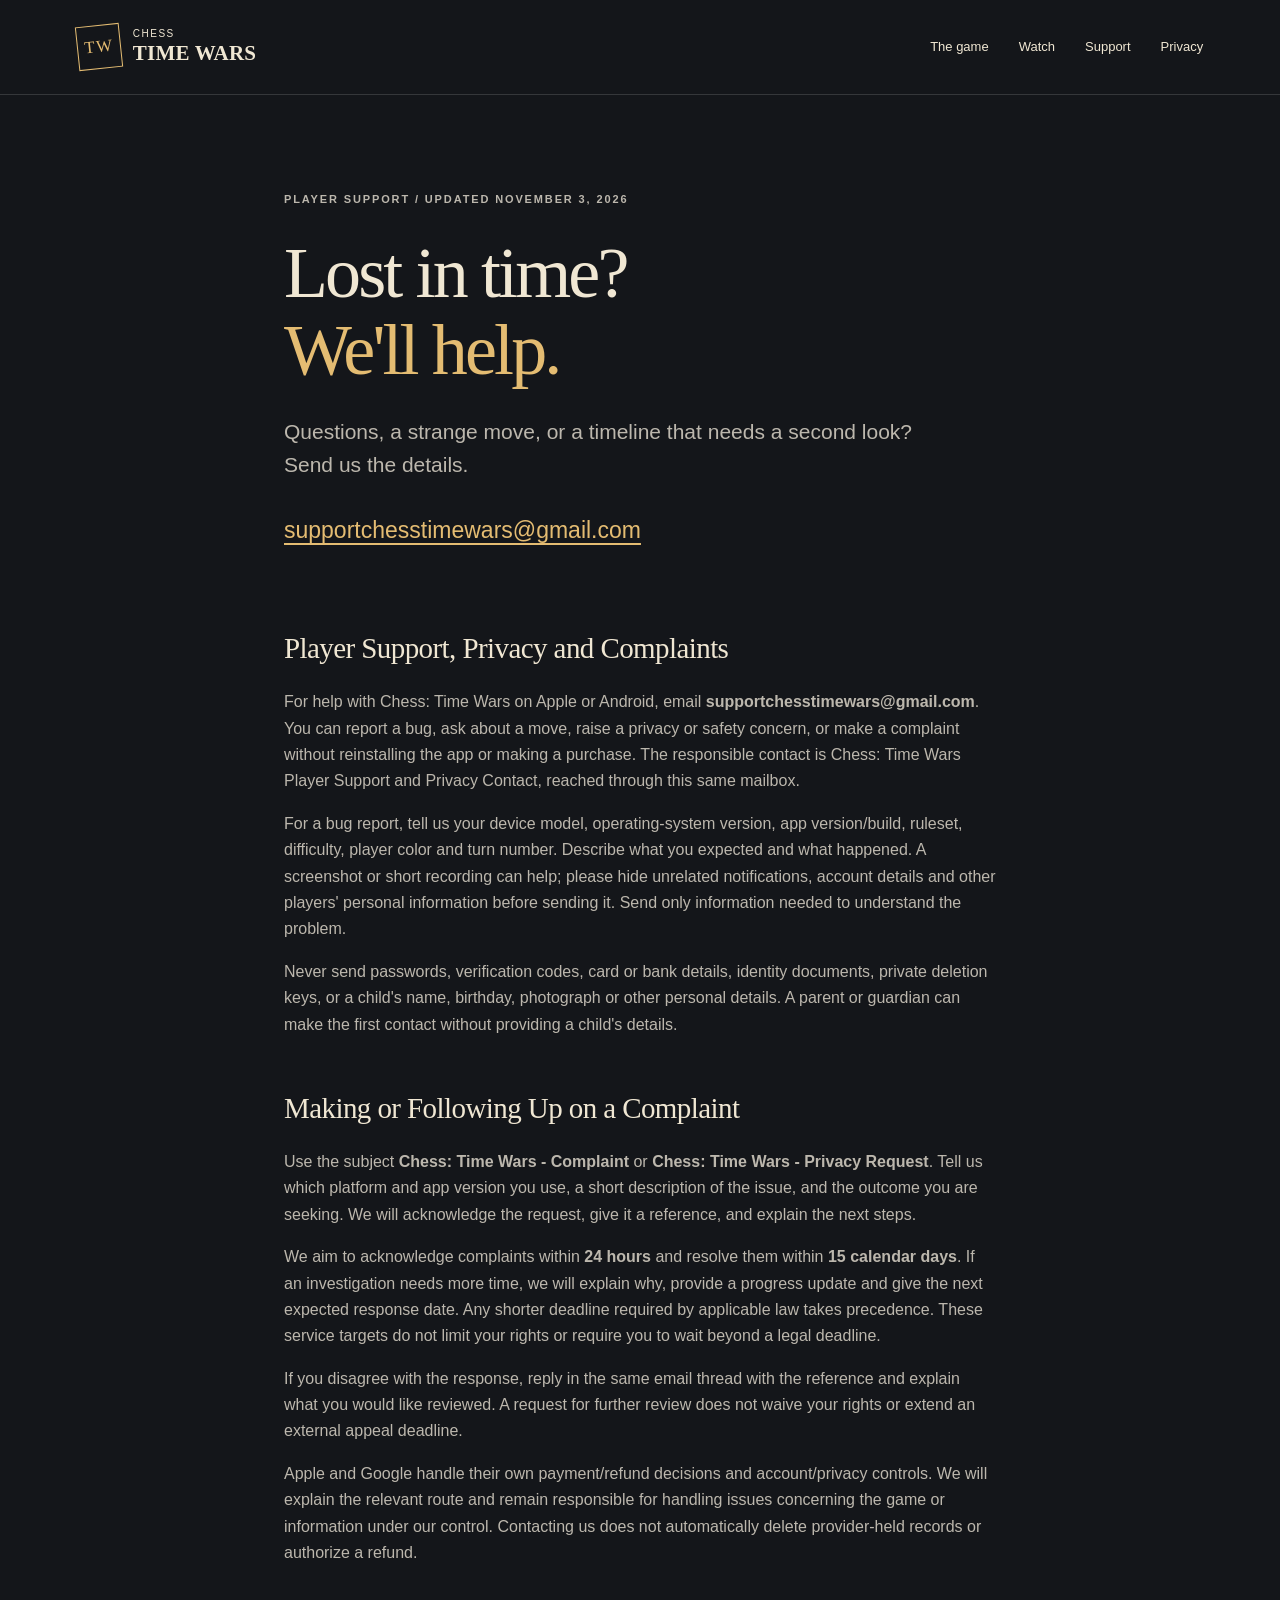
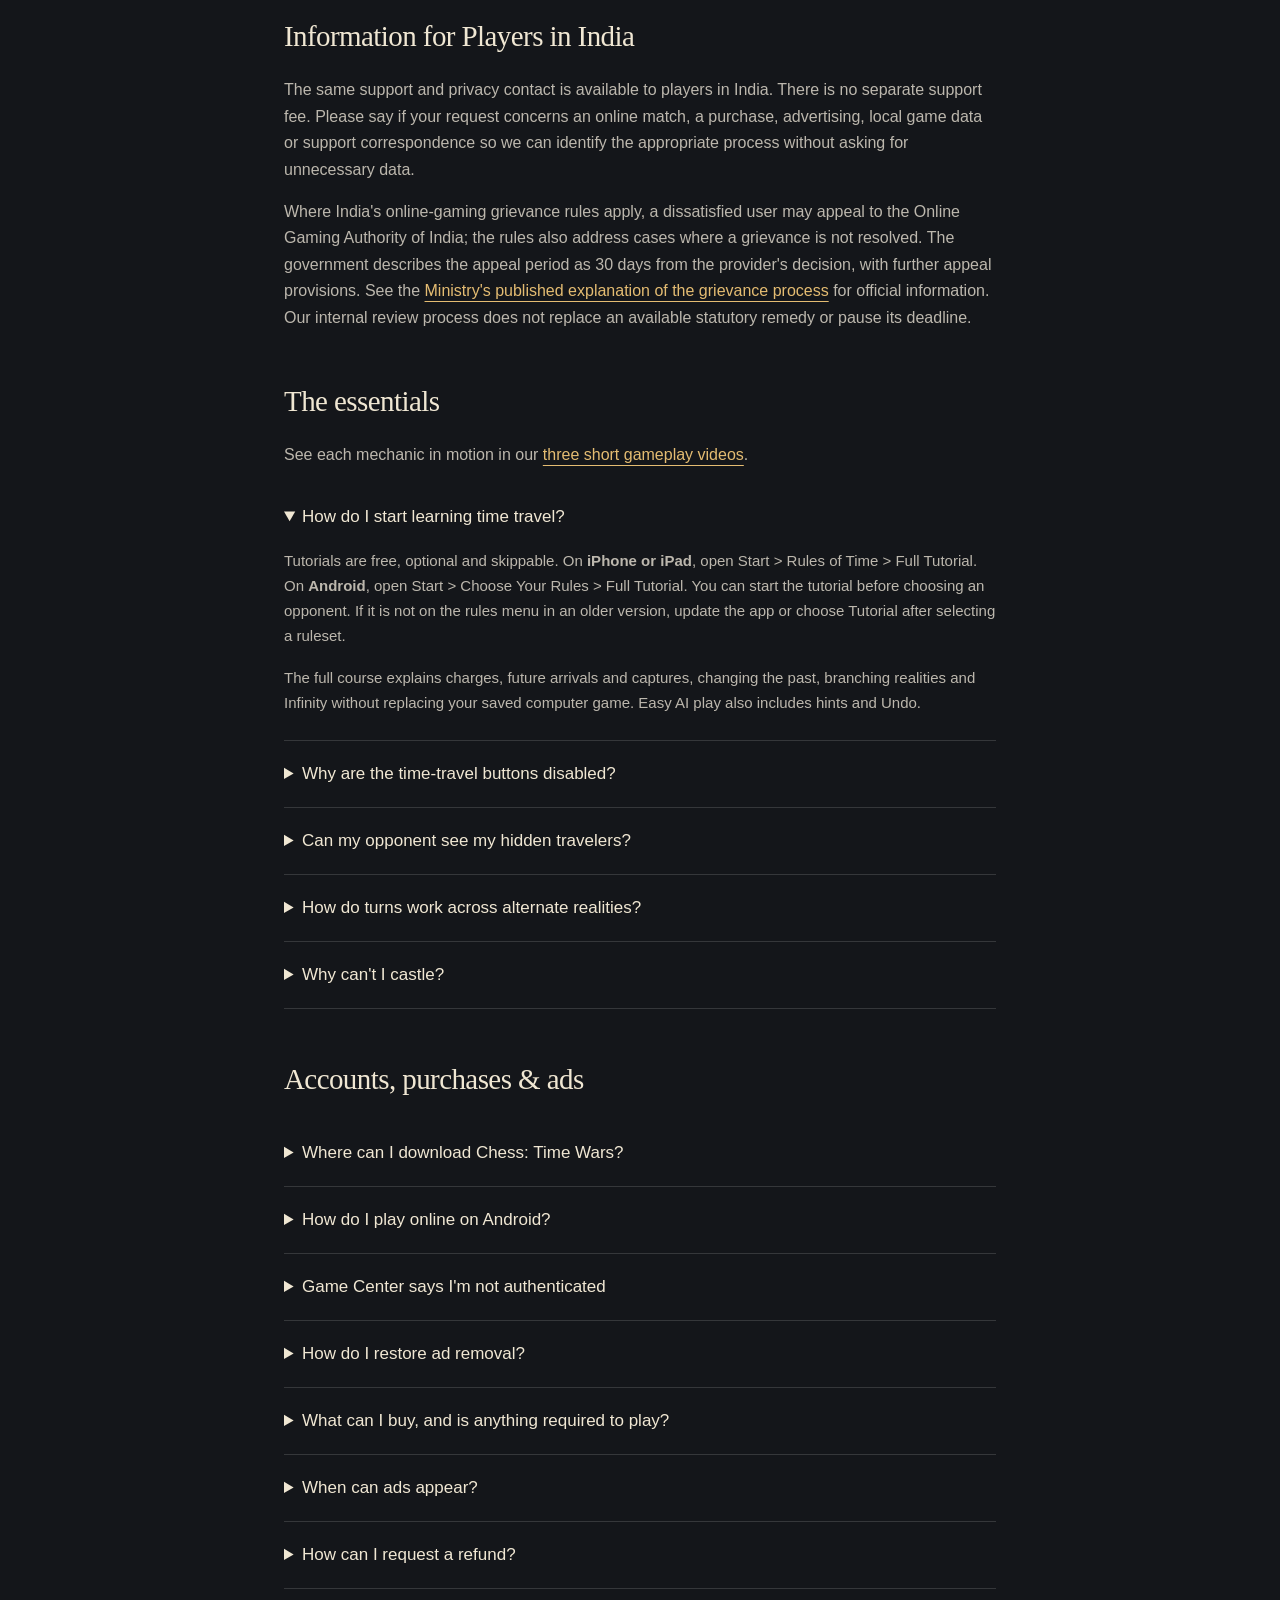
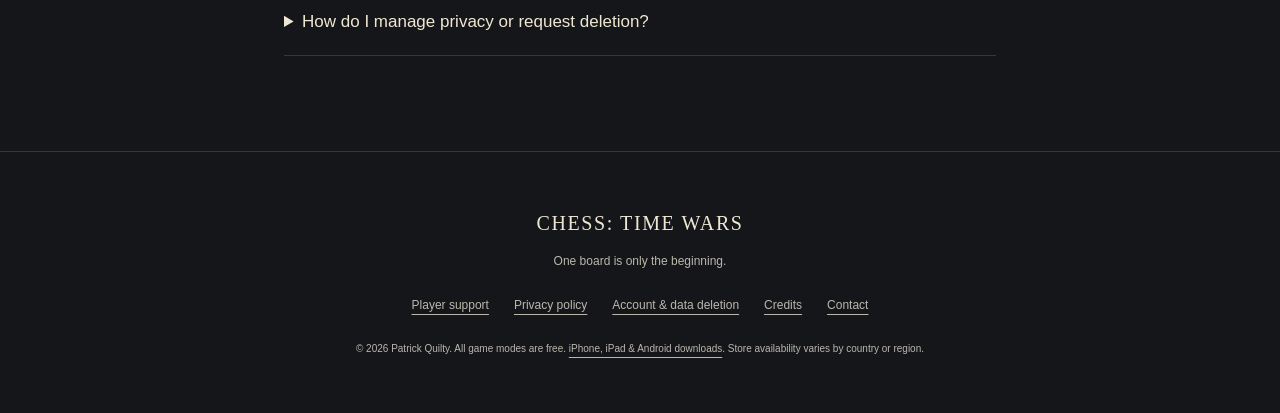
<file: support.html>
<!doctype html>
<html lang="en"><head><meta charset="utf-8"><meta name="viewport" content="width=device-width,initial-scale=1"><meta name="theme-color" content="#14161a"><title>Player Support | Chess: Time Wars</title><meta name="description" content="Support, bugs, purchases and privacy complaints for Chess: Time Wars on Apple and Android."><link rel="canonical" href="https://chesstimewars.github.io/support.html"><meta property="og:title" content="Player Support | Chess: Time Wars"><meta property="og:description" content="Support, bugs, purchases and privacy complaints for Chess: Time Wars on Apple and Android."><meta property="og:type" content="website"><meta property="og:image" content="https://chesstimewars.github.io/assets/time-machine.png"><link rel="icon" href="assets/icon.png?v=20261103-free-game"><link rel="stylesheet" href="styles.css?v=20261015-launch"></head><body><a class="skip" href="#main">Skip to content</a><header class="site-header"><a class="wordmark" href="./" aria-label="Chess: Time Wars home"><span class="crest" aria-hidden="true">TW</span><span>CHESS <b>TIME WARS</b></span></a><nav aria-label="Main navigation"><a href="./#realities">The game</a><a href="./#gameplay-videos">Watch</a><a href="support.html">Support</a><a href="privacy.html">Privacy</a></nav></header><main id="main">
<section class="document section"><p class="eyebrow">PLAYER SUPPORT / UPDATED NOVEMBER 3, 2026</p><h1>Lost in time?<br><em>We'll help.</em></h1><p class="lede">Questions, a strange move, or a timeline that needs a second look? Send us the details.</p><a class="contact-address" href="mailto:supportchesstimewars@gmail.com?subject=Chess%3A%20Time%20Wars%20support">supportchesstimewars@gmail.com</a><section id="player-support" aria-labelledby="player-support-heading">
<h2 id="player-support-heading">Player Support, Privacy and Complaints</h2>
<p>For help with Chess: Time Wars on Apple or Android, email <strong>supportchesstimewars@gmail.com</strong>. You can report a bug, ask about a move, raise a privacy or safety concern, or make a complaint without reinstalling the app or making a purchase. The responsible contact is Chess: Time Wars Player Support and Privacy Contact, reached through this same mailbox.</p>
<p>For a bug report, tell us your device model, operating-system version, app version/build, ruleset, difficulty, player color and turn number. Describe what you expected and what happened. A screenshot or short recording can help; please hide unrelated notifications, account details and other players&#x27; personal information before sending it. Send only information needed to understand the problem.</p>
<p>Never send passwords, verification codes, card or bank details, identity documents, private deletion keys, or a child&#x27;s name, birthday, photograph or other personal details. A parent or guardian can make the first contact without providing a child&#x27;s details.</p>
</section>
<section id="complaints" aria-labelledby="complaints-heading">
<h2 id="complaints-heading">Making or Following Up on a Complaint</h2>
<p>Use the subject <strong>Chess: Time Wars - Complaint</strong> or <strong>Chess: Time Wars - Privacy Request</strong>. Tell us which platform and app version you use, a short description of the issue, and the outcome you are seeking. We will acknowledge the request, give it a reference, and explain the next steps.</p>
<p>We aim to acknowledge complaints within <strong>24 hours</strong> and resolve them within <strong>15 calendar days</strong>. If an investigation needs more time, we will explain why, provide a progress update and give the next expected response date. Any shorter deadline required by applicable law takes precedence. These service targets do not limit your rights or require you to wait beyond a legal deadline.</p>
<p>If you disagree with the response, reply in the same email thread with the reference and explain what you would like reviewed. A request for further review does not waive your rights or extend an external appeal deadline.</p>
<p>Apple and Google handle their own payment/refund decisions and account/privacy controls. We will explain the relevant route and remain responsible for handling issues concerning the game or information under our control. Contacting us does not automatically delete provider-held records or authorize a refund.</p>
</section>
<section id="india-support" aria-labelledby="india-support-heading">
<h2 id="india-support-heading">Information for Players in India</h2>
<p>The same support and privacy contact is available to players in India. There is no separate support fee. Please say if your request concerns an online match, a purchase, advertising, local game data or support correspondence so we can identify the appropriate process without asking for unnecessary data.</p>
<p>Where India&#x27;s online-gaming grievance rules apply, a dissatisfied user may appeal to the Online Gaming Authority of India; the rules also address cases where a grievance is not resolved. The government describes the appeal period as 30 days from the provider&#x27;s decision, with further appeal provisions. See the <a href="https://www.pib.gov.in/PressReleaseIframePage.aspx?PRID=2254606&amp;lang=2&amp;reg=48">Ministry&#x27;s published explanation of the grievance process</a> for official information. Our internal review process does not replace an available statutory remedy or pause its deadline.</p>
</section>
<h2 id="how-to-play">The essentials</h2><p>See each mechanic in motion in our <a href="./#gameplay-videos">three short gameplay videos</a>.</p>
<details open><summary>How do I start learning time travel?</summary><p>Tutorials are free, optional and skippable. On <strong>iPhone or iPad</strong>, open Start &gt; Rules of Time &gt; Full Tutorial. On <strong>Android</strong>, open Start &gt; Choose Your Rules &gt; Full Tutorial. You can start the tutorial before choosing an opponent. If it is not on the rules menu in an older version, update the app or choose Tutorial after selecting a ruleset.</p><p>The full course explains charges, future arrivals and captures, changing the past, branching realities and Infinity without replacing your saved computer game. Easy AI play also includes hints and Undo.</p></details>
<details><summary>Why are the time-travel buttons disabled?</summary><p>In Charged mode, your battery needs three blocks. Ordinary moves build charge; time travel spends it. Unlimited mode removes the charging requirement. Movement rules, king safety and available history still apply.</p></details>
<details><summary>Can my opponent see my hidden travelers?</summary><p>The player-facing travel preview shows only your own future arrivals. Computer opponents are designed to plan from visible information and their own travelers, not read your hidden destinations.</p></details>
<details><summary>How do turns work across alternate realities?</summary><p>You owe a move on each required reality before starting your next round. Choose the order of boards that are ready for you; you can answer a move while your opponent still owes moves elsewhere. Swipe to browse, or use Next Board.</p>
<p>In the default Alternate Realities mode, checkmate on any reality decides the match. With Infinity enabled, a checkmated reality is locked and scores a point; play continues until every reality is completed or destroyed. The player with more checkmates wins; a tied score is decided by the final checkmate. Capturing a reality&#x27;s founding traveler destroys that unfinished reality without awarding a checkmate point. Drawn realities are also removed without a point.</p></details>
<details><summary>Why can't I castle?</summary><p>The king and that rook must not have moved, the squares between them must be clear, and the king cannot castle out of, through, or into check. Time travel does not waive king-safety rules.</p></details>
<h2>Accounts, purchases &amp; ads</h2>
<details><summary>Where can I download Chess: Time Wars?</summary><p>On iPhone or iPad, <a href="https://apps.apple.com/app/chess-time-wars/id6818296008">download Chess: Time Wars on the App Store</a>. On Android, <a href="https://play.google.com/store/apps/details?id=com.chesstimewars.android">download Chess: Time Wars on Google Play</a>. Store availability varies by country or region.</p></details>
<details><summary>How do I play online on Android?</summary><p>Open Start, choose a ruleset, then tap Play Online. Online play is optional and available to adults who accept the online notice and sign in with Google. You can invite a friend or look for an opponent using the same rules and time-travel settings. Playing the computer or using the tutorial does not require sign-in or a purchase.</p></details>
<details><summary>Game Center says I'm not authenticated</summary><p>Open iPhone Settings &gt; Game Center and sign in, then reopen the game. Online opponents should use compatible app versions and the same ruleset and charge mode. Play vs AI does not require Game Center.</p></details>
<details><summary>How do I restore ad removal?</summary><p>From Start, open Options &gt; Store &amp; Restore Purchases. On iPhone or iPad, tap Restore Purchases and use the Apple Account that originally purchased it. On Android, tap Restore Google Play Purchases and use the purchasing Google Play account.</p><p>Remove Ads is a restorable purchase; previous Complete Pack owners retain ad removal once ownership is verified on the original platform. Coffee tips are consumable thank-yous, and consumed tips are not restored. No purchase or restore is needed for game modes. For missing ad removal, email support with the product and app version, but no payment details.</p></details>
<details><summary>What can I buy, and is anything required to play?</summary><p>Nothing is required to play. Forward Time, Causal Collapse, Alternate Realities, Infinity, every difficulty and all tutorials are free on both platforms. Modes and the Complete Pack are no longer sold.</p><p>Optional <strong>Remove Ads</strong> covers full-screen and banner ads. <strong>Buy Me a Coffee</strong>, where offered, is a repeatable voluntary thank-you with no gameplay features, subscription, currency or ad-removal benefit. Optional purchases on Android are available only to adults. Localized prices and availability are shown in the app through Apple or Google Play. This website does not take payments.</p></details>
<details><summary>When can ads appear?</summary><p>Banners may appear on Home, in the pre-match lobby and on completed-match Results. A whole completed match can offer one ready full-screen ad when you return to Start or choose a rematch, with at least three minutes between full-screen ads. Active games, tutorials and partial Infinity results stay ad-free. Missing or unready ads do not delay a game.</p><p>On Android, ads are available only for adults and subject to their privacy choices. Verified Remove Ads or previous Complete Pack ownership suppresses both ad formats. See the <a href="privacy.html">privacy policy</a> for platform details.</p></details>
<details><summary>How can I request a refund?</summary><p>For an Apple purchase, use <a href="https://reportaproblem.apple.com/">Apple's Report a Problem page</a> with the purchasing Apple Account. For an Android purchase, use <a href="https://support.google.com/googleplay/answer/2479637">Google Play's refund help</a> with the purchasing Google Play account. You can also contact us for help with a purchase. Do not email passwords or payment details.</p></details>
<details><summary>How do I manage privacy or request deletion?</summary><p>Use our <a href="account-deletion.html">Account &amp; Data Deletion page</a> to request help without reinstalling, or see the <a href="privacy.html">privacy policy</a>. Where offered, revisit ad consent from Options &gt; Ad Privacy Choices on iPhone or iPad, or from Options &gt; Store &amp; Restore Purchases &gt; Advertising Privacy Choices on Android. Contact the support email for questions about support correspondence. Apple and Google manage data within their own services.</p></details>
</section></main><footer><a class="footer-brand" href="./">CHESS: TIME WARS</a><p>One board is only the beginning.</p><div><a href="support.html">Player support</a><a href="privacy.html">Privacy policy</a><a href="account-deletion.html">Account &amp; data deletion</a><a href="./#credits">Credits</a><a href="mailto:supportchesstimewars@gmail.com">Contact</a></div><small>&copy; 2026 Patrick Quilty. All game modes are free. <a href="./#download">iPhone, iPad &amp; Android downloads</a>. Store availability varies by country or region.</small></footer></body></html>
</file>
<file: styles.css>
:root{--bg:#14161a;--paper:#f0e7d3;--muted:#bcb7ad;--gold:#e4bc72;--line:#ffffff24;--panel:#1d2026}*{box-sizing:border-box}html{scroll-behavior:smooth;scroll-padding-top:90px}body{margin:0;background:var(--bg);color:var(--paper);font-family:"Avenir Next",Avenir,"Trebuchet MS",sans-serif;line-height:1.65}a{color:inherit;text-underline-offset:5px}a:hover{color:var(--gold)}a:focus-visible,summary:focus-visible{outline:3px solid var(--gold);outline-offset:5px}img{display:block;max-width:100%;height:auto}h1,h2,h3,p{margin-top:0}h1,h2,h3{font-family:Georgia,"Times New Roman",serif;font-weight:400;line-height:1.07;letter-spacing:-.04em}h1{font-size:clamp(44px,5.2vw,78px);margin-bottom:27px}h2{font-size:clamp(36px,4.2vw,60px);margin-bottom:25px}h3{font-size:31px;letter-spacing:-.025em}em{color:var(--gold);font-style:normal}.skip{position:absolute;top:-80px;background:var(--gold);color:var(--bg);padding:12px;z-index:10}.skip:focus{top:0}.site-header{max-width:1400px;margin:auto;padding:25px 6%;display:flex;justify-content:space-between;align-items:center;border-bottom:1px solid var(--line);position:relative;z-index:3}.wordmark{display:flex;gap:12px;text-decoration:none;align-items:center;line-height:1.3;font-size:10px;letter-spacing:.15em}.wordmark b{display:block;font-family:Georgia,serif;font-size:21px;letter-spacing:.01em}.crest{border:1px solid var(--gold);color:var(--gold);width:44px;height:44px;display:grid;place-items:center;font-family:Georgia,serif;font-size:17px;transform:rotate(-6deg)}nav{display:flex;gap:30px}nav a{text-decoration:none;font-size:13px}.hero{position:relative;max-width:1400px;min-height:850px;margin:auto;overflow:hidden}.hero-art{position:absolute;right:0;top:0;width:57%;height:100%}.hero-art img{height:100%;width:100%;object-fit:cover;object-position:center 39%}.hero-art:after{content:"";position:absolute;inset:0;background:linear-gradient(90deg,var(--bg),transparent 35%),linear-gradient(0deg,var(--bg),transparent 35%)}.hero-copy{position:relative;width:57%;padding:65px 0 90px 6%;z-index:1}.eyebrow{font-size:11px;letter-spacing:.17em;font-weight:700;color:var(--gold);margin-bottom:27px}.signal{display:inline-block;width:6px;height:6px;margin-right:7px;border-radius:50%;background:var(--gold);box-shadow:0 0 10px #e4bc7277}.game-name{font-size:13px;letter-spacing:.22em;margin-bottom:14px}.lede{font-size:21px;line-height:1.55;max-width:440px}.hero-description{max-width:420px;color:var(--muted);font-size:15px}.button{display:inline-flex;align-items:center;gap:30px;margin:16px 0 20px;padding:15px 25px;background:var(--gold);color:var(--bg);text-decoration:none;font-size:14px;font-weight:700;border:1px solid var(--gold)}.button:hover{background:#f6d595;color:#121416}.text-link{display:block;font-size:13px}.hero-note{position:absolute;right:6%;bottom:65px;font-size:10px;letter-spacing:.18em;color:var(--gold)}.section{max-width:1240px;margin:auto;padding:95px 5%}.section-heading{max-width:540px}.section-heading p:not(.eyebrow){color:var(--muted);max-width:390px}.modes{display:grid;grid-template-columns:repeat(3,1fr);gap:35px;margin-top:50px}.modes article{border-top:1px solid var(--gold);padding:25px 0;display:flex;flex-direction:column}.modes p{font-size:15px;color:var(--muted);flex:1}.mode-index{font-size:10px;letter-spacing:.12em;color:var(--gold);margin-bottom:24px}.mode-tag{font-size:9px;letter-spacing:.13em;border:1px solid var(--line);padding:6px 10px;align-self:flex-start}.gameplay{display:grid;grid-template-columns:.8fr 1.2fr;gap:70px;align-items:center;border-top:1px solid var(--line);border-bottom:1px solid var(--line);background:radial-gradient(ellipse at 90% 60%,#3e342326,transparent 70%)}.gameplay-copy p{color:var(--muted)}.gameplay-copy .eyebrow{color:var(--gold)}.caption{font-size:12px;max-width:350px}.screens{display:flex;gap:25px;align-items:flex-start}.screens figure{margin:0;width:50%;min-width:0}.screens figure:nth-child(2){padding-top:70px}.screens img{border:1px solid #b6915170;border-radius:14px;box-shadow:0 20px 35px #0005}.screens a{display:block;transition:transform .25s}.screens a:hover{transform:translateY(-7px)}figcaption{font-size:10px;color:var(--muted);margin-top:15px;line-height:1.5}.challenge{display:grid;grid-template-columns:1fr 1fr;gap:55px}.challenge-body{padding-top:40px;color:var(--muted)}.feature-row{display:flex;flex-wrap:wrap;gap:12px;margin-top:28px}.feature-row span{font-size:11px;border-left:2px solid var(--gold);padding-left:10px}.closing{text-align:center;border-top:1px solid var(--line);background:radial-gradient(ellipse at center,#5b442d28,transparent 65%)}.closing h2{font-size:clamp(50px,6vw,80px)}.closing p{color:var(--muted)}.closing .eyebrow{color:var(--gold)}.secondary{background:transparent;color:var(--gold)}.fineprint{font-size:12px;margin:20px auto 0;max-width:640px}footer{border-top:1px solid var(--line);text-align:center;padding:55px 24px;color:var(--muted)}.footer-brand{font-family:Georgia,serif;letter-spacing:.08em;font-size:20px;text-decoration:none;color:var(--paper)}footer p{font-size:12px;margin:12px 0 24px}footer div{display:flex;justify-content:center;gap:25px;font-size:12px}footer small{display:block;font-size:10px;margin:25px auto 0;max-width:650px}.document{max-width:840px}.document h1{font-size:clamp(48px,6vw,72px)}.document .lede{max-width:650px}.document h2{font-size:29px;letter-spacing:-.02em;margin-top:55px}.document p{color:var(--muted)}.document a{color:var(--gold);overflow-wrap:anywhere}.contact-address{display:inline-block;font-size:clamp(15px,3.5vw,23px);margin:10px 0 28px}.help-note{padding:25px 30px;background:var(--panel);border-left:2px solid var(--gold);margin:40px 0}.help-note h2{margin-top:0}details{border-bottom:1px solid var(--line);padding:19px 0}summary{cursor:pointer;font-size:17px;color:var(--paper);padding-right:12px}details p{font-size:15px;margin:18px 0 5px}#how-to-play{scroll-margin-top:35px}@media(prefers-reduced-motion:no-preference){.hero-copy{animation:arrive .8s ease-out both}@keyframes arrive{from{opacity:0;transform:translateY(12px)}to{opacity:1;transform:translateY(0)}}}@media(max-width:800px){.site-header{padding:22px 6%}nav{gap:18px}.hero{min-height:unset;padding-bottom:430px}.hero-copy{width:100%;padding:46px 7% 25px}.hero-art{width:100%;height:550px;top:auto;bottom:0;opacity:.85}.hero-art img{object-position:center 43%}.hero-art:after{background:linear-gradient(180deg,var(--bg),transparent 30%),linear-gradient(0deg,var(--bg),transparent 25%)}h1{font-size:clamp(43px,8vw,67px)}.hero-note{bottom:35px;right:7%}.section{padding:60px 7%}.modes{grid-template-columns:1fr;gap:8px;margin-top:30px}.modes article{padding:24px 0}.modes h3{margin-bottom:18px}.modes p{max-width:550px}.mode-index{margin-bottom:16px}.gameplay{grid-template-columns:1fr;gap:35px}.screens{max-width:540px;gap:18px}.screens figure:nth-child(2){padding-top:35px}.challenge{grid-template-columns:1fr;gap:0}.challenge-body{padding-top:5px}.document h2{margin-top:38px}.help-note{padding:23px}.wordmark b{font-size:17px}.crest{width:36px;height:36px;font-size:15px}nav a{font-size:12px}}@media(max-width:370px){.site-header{flex-wrap:wrap;gap:20px}nav{width:100%;justify-content:space-between}.hero-copy{padding-top:30px}.hero .lede{font-size:19px}.hero .eyebrow{font-size:9px}footer div{gap:17px}}@media(prefers-reduced-motion:reduce){html{scroll-behavior:auto}*,*:before,*:after{animation:none!important;transition:none!important}}

.credits.section{padding-top:38px;padding-bottom:45px;border-top:1px solid var(--line);text-align:center;max-width:900px}.credits h2{font-family:"Avenir Next",Avenir,"Trebuchet MS",sans-serif;font-size:11px;font-weight:700;letter-spacing:.17em;text-transform:uppercase;color:var(--gold);margin-bottom:18px}.credits p{font-size:13px;color:var(--muted);margin-bottom:7px}.credits strong{font-weight:500;color:var(--paper)}.credits blockquote{font-family:Georgia,serif;font-size:clamp(17px,2.4vw,22px);line-height:1.5;color:var(--muted);max-width:550px;margin:22px auto 0;font-style:italic}footer div{flex-wrap:wrap}#credits{scroll-margin-top:35px}
.video-showcase{border-top:1px solid var(--line);background:radial-gradient(ellipse at 50% 35%,#66502e24,transparent 70%)}.video-heading{display:grid;grid-template-columns:1.15fr 1fr;gap:70px;align-items:center;margin-bottom:40px}.video-heading>p{color:var(--muted);font-size:15px;max-width:430px}.video-grid{display:grid;grid-template-columns:repeat(3,minmax(0,1fr));gap:28px}.video-card{margin:0;min-width:0;padding:20px;background:linear-gradient(160deg,#292b30,var(--panel));border:1px solid #e4bc7240;border-radius:16px;box-shadow:0 15px 35px #0003;display:flex;flex-direction:column}.video-card-heading{min-height:90px}.video-card .mode-index{display:block;margin-bottom:12px}.video-card h3{font-size:clamp(23px,2.5vw,30px);margin-bottom:20px}.video-card video{display:block;width:100%;height:auto;aspect-ratio:9/16;object-fit:contain;background:#0e1013;border-radius:8px;border:1px solid var(--line)}.video-card video:focus-visible{outline:3px solid var(--gold);outline-offset:5px}.video-card video::cue{background:#14161ae6;color:var(--paper)}.video-card figcaption{display:flex;flex-direction:column;flex:1;font-size:13px}.video-duration{font-size:9px;letter-spacing:.14em;color:var(--gold);display:block;margin-bottom:12px}.video-card figcaption p{flex:1;margin-bottom:18px}.video-footnote{margin:27px 0 0;font-size:12px;color:var(--muted)}.video-footnote a{color:var(--gold);display:inline-block;margin-left:8px}@media(max-width:900px){.video-grid{gap:16px}.video-card{padding:15px}.video-card-heading{min-height:104px}.video-heading{gap:35px}}@media(max-width:800px){.video-heading{grid-template-columns:1fr;gap:0;margin-bottom:28px}.video-heading>p{max-width:560px}.video-grid{grid-template-columns:1fr;gap:28px;max-width:430px;margin:auto}.video-card{padding:20px}.video-card-heading{min-height:0}.video-card h3{font-size:30px}.video-card video{max-height:65svh}.video-footnote{max-width:430px;margin:25px auto 0}.video-footnote a{margin-left:0;display:block;margin-top:8px}}
.platform-note{display:flex;flex-wrap:wrap;align-items:center;gap:10px 14px;max-width:420px;margin:24px 0 0}.platform-badge{display:inline-block;padding:6px 11px;border:1px solid #e4bc7266;border-radius:4px;background:linear-gradient(120deg,#e4bc7212,transparent);color:var(--gold);font-size:11px;font-weight:700;letter-spacing:.08em}.platform-detail{font-size:12px;line-height:1.5;color:var(--muted)}.platform-note-centered{justify-content:center;max-width:640px;margin:22px auto 8px}

.document a.deletion-request{color:var(--bg)}
.document #secure-deletion input[type=password]{display:block;width:100%;max-width:100%;margin:9px 0 20px;padding:14px;border:1px solid var(--line);border-radius:6px;background:var(--bg);color:var(--paper);font:inherit;letter-spacing:.03em}.deletion-confirm{display:flex;align-items:flex-start;gap:12px;margin:20px 0}.deletion-confirm input{margin-top:7px;flex:none;width:20px;height:20px;accent-color:var(--gold)}#secure-deletion button{max-width:100%;white-space:normal;cursor:pointer;font:inherit;margin-bottom:16px}#secure-deletion button:disabled{opacity:.5;cursor:wait}#deletion-message{margin:10px 0 25px}#secure-deletion input:focus-visible,#secure-deletion button:focus-visible{outline:3px solid var(--gold);outline-offset:4px}

/* Keep the App Store call to action inside narrow phone layouts. */
.app-store-link{max-width:100%;gap:14px;box-sizing:border-box;text-align:center}.download-note{font-size:12px;color:var(--muted);margin:0 0 16px}
</file>
